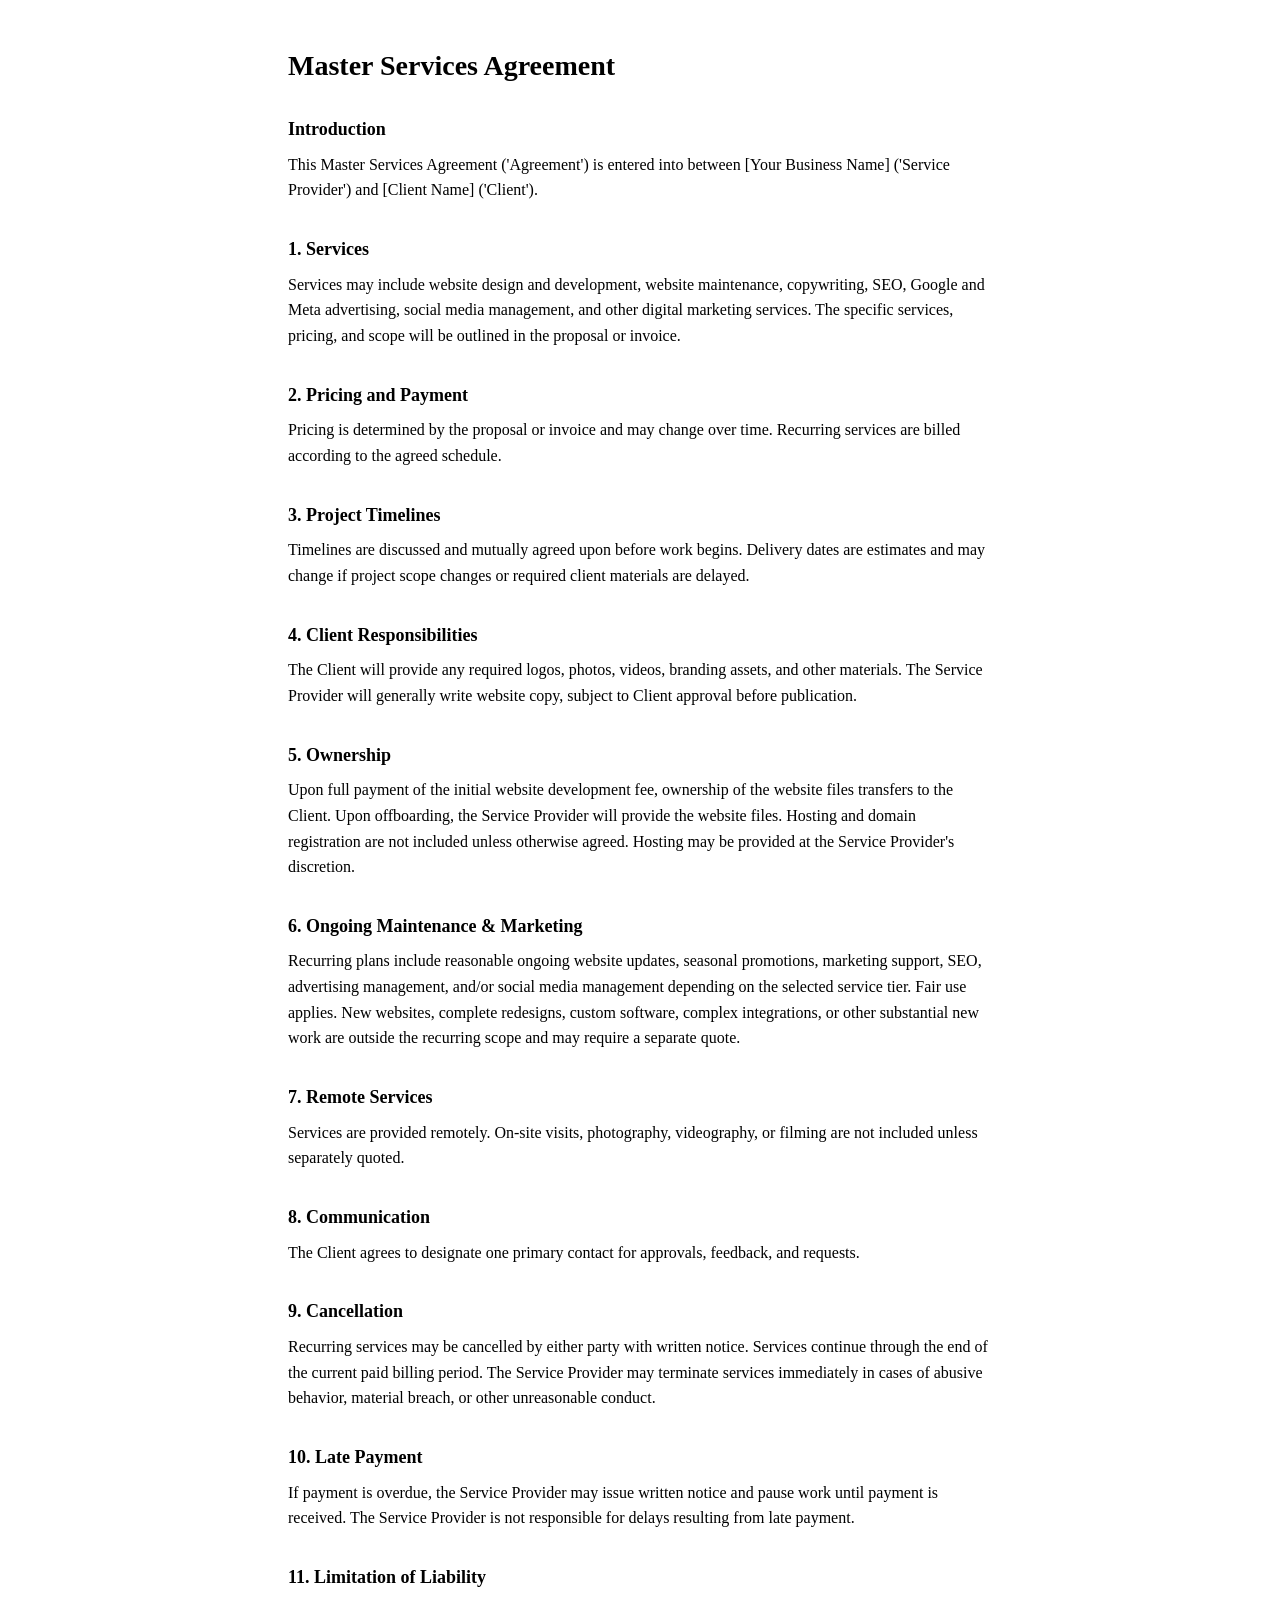
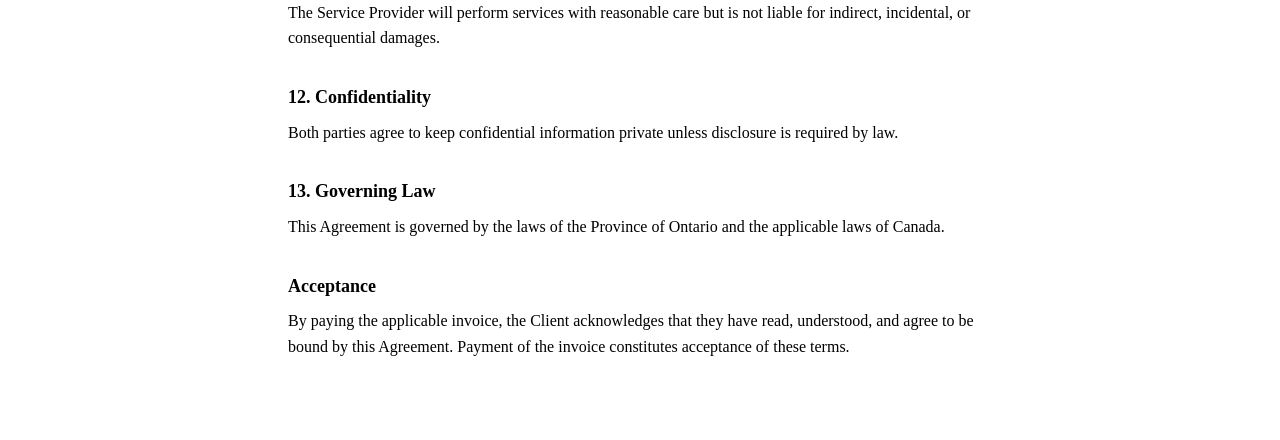
<file: index.html>
<!doctype html>
<html lang="en">
<head>
  <meta charset="utf-8">
  <meta name="viewport" content="width=device-width, initial-scale=1">
  <title>Master Services Agreement — Sol Studio</title>
  <meta name="description" content="Master Services Agreement for Sol Studio services.">
  <meta name="robots" content="noindex">
  <!-- Deliberately unthemed (operator instruction): standalone legal page,
       plain black on white, no shared css/js. Content transcribed verbatim
       from Master_Services_Agreement.pdf — do not edit without the operator. -->
  <style>
    body{margin:0;background:white;color:black;
      font-family:Georgia, "Times New Roman", serif;line-height:1.6}
    main{max-width:44rem;margin:0 auto;padding:3rem 1.25rem 4rem}
    h1{font-size:1.75rem;line-height:1.25;margin:0 0 .25rem}
    .doc-sub{font-style:italic;margin:0 0 2rem}
    h2{font-size:1.125rem;margin:2rem 0 .5rem}
    p{margin:0 0 1rem}
    @media print{main{padding:0}}
  </style>
</head>
<body>
  <main>
    <h1>Master Services Agreement</h1>
    <p class="doc-sub"></p>

    <h2>Introduction</h2>
    <p>This Master Services Agreement ('Agreement') is entered into between [Your Business Name] ('Service Provider') and [Client Name] ('Client').</p>

    <h2>1. Services</h2>
    <p>Services may include website design and development, website maintenance, copywriting, SEO, Google and Meta advertising, social media management, and other digital marketing services. The specific services, pricing, and scope will be outlined in the proposal or invoice.</p>

    <h2>2. Pricing and Payment</h2>
    <p>Pricing is determined by the proposal or invoice and may change over time. Recurring services are billed according to the agreed schedule.</p>

    <h2>3. Project Timelines</h2>
    <p>Timelines are discussed and mutually agreed upon before work begins. Delivery dates are estimates and may change if project scope changes or required client materials are delayed.</p>

    <h2>4. Client Responsibilities</h2>
    <p>The Client will provide any required logos, photos, videos, branding assets, and other materials. The Service Provider will generally write website copy, subject to Client approval before publication.</p>

    <h2>5. Ownership</h2>
    <p>Upon full payment of the initial website development fee, ownership of the website files transfers to the Client. Upon offboarding, the Service Provider will provide the website files. Hosting and domain registration are not included unless otherwise agreed. Hosting may be provided at the Service Provider's discretion.</p>

    <h2>6. Ongoing Maintenance &amp; Marketing</h2>
    <p>Recurring plans include reasonable ongoing website updates, seasonal promotions, marketing support, SEO, advertising management, and/or social media management depending on the selected service tier. Fair use applies. New websites, complete redesigns, custom software, complex integrations, or other substantial new work are outside the recurring scope and may require a separate quote.</p>

    <h2>7. Remote Services</h2>
    <p>Services are provided remotely. On-site visits, photography, videography, or filming are not included unless separately quoted.</p>

    <h2>8. Communication</h2>
    <p>The Client agrees to designate one primary contact for approvals, feedback, and requests.</p>

    <h2>9. Cancellation</h2>
    <p>Recurring services may be cancelled by either party with written notice. Services continue through the end of the current paid billing period. The Service Provider may terminate services immediately in cases of abusive behavior, material breach, or other unreasonable conduct.</p>

    <h2>10. Late Payment</h2>
    <p>If payment is overdue, the Service Provider may issue written notice and pause work until payment is received. The Service Provider is not responsible for delays resulting from late payment.</p>

    <h2>11. Limitation of Liability</h2>
    <p>The Service Provider will perform services with reasonable care but is not liable for indirect, incidental, or consequential damages.</p>

    <h2>12. Confidentiality</h2>
    <p>Both parties agree to keep confidential information private unless disclosure is required by law.</p>

    <h2>13. Governing Law</h2>
    <p>This Agreement is governed by the laws of the Province of Ontario and the applicable laws of Canada.</p>

    <h2>Acceptance</h2>
    <p>By paying the applicable invoice, the Client acknowledges that they have read, understood, and agree to be bound by this Agreement. Payment of the invoice constitutes acceptance of these terms.</p>
  </main>
</body>
</html>
</file>
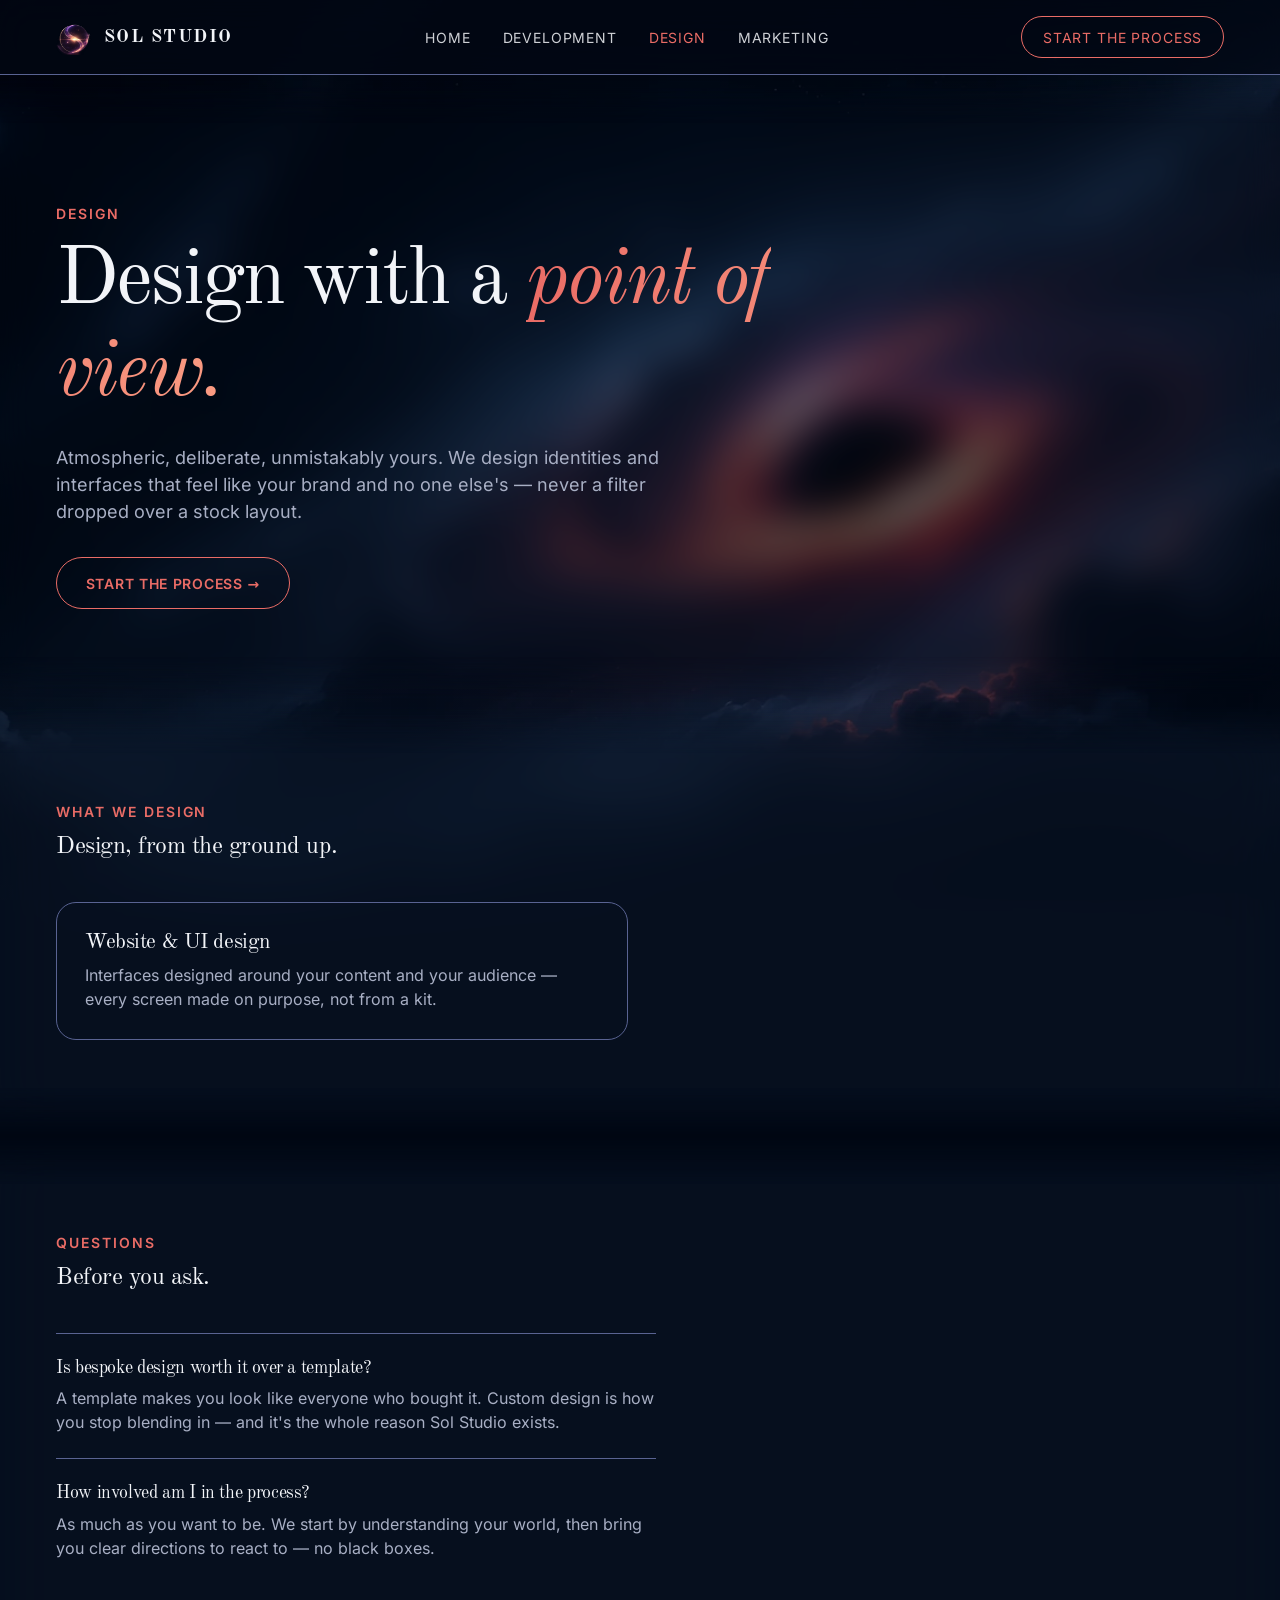
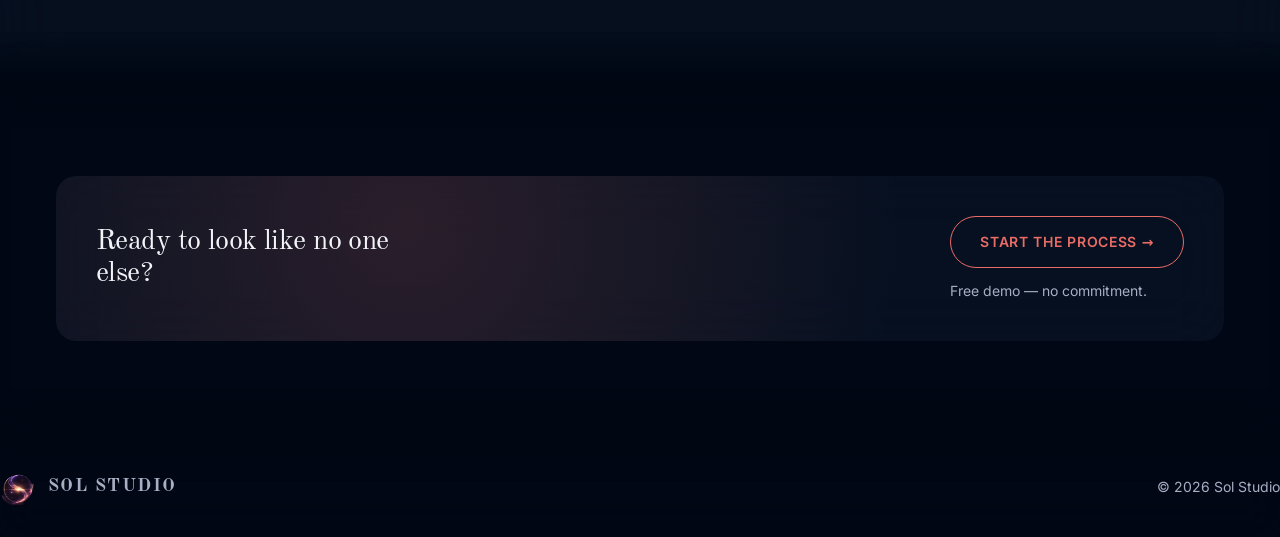
<file: design/index.html>
<!doctype html>
<html lang="en">
<head>
  <meta charset="utf-8">
  <meta name="viewport" content="width=device-width, initial-scale=1">
  <title>Design — Sol Studio</title>
  <meta name="description" content="Identity and interfaces with a point of view — atmospheric, deliberate, unmistakably yours. Sol Studio designs brands and websites from scratch. Book a free demo.">
  <link rel="stylesheet" href="../shared/tokens.css">
  <link rel="stylesheet" href="../shared/base.css">
  <link rel="stylesheet" href="style.css">
  <noscript><style>.nav-links{display:flex;flex-wrap:wrap}.nav-toggle{display:none}</style></noscript>
</head>
<body>
  <div class="site-backdrop" aria-hidden="true"><img src="../assets/images/hero-poster.webp" alt="" width="1440" height="810"></div>

  <header class="site-header">
    <div class="container">
      <a class="logo" href="../"><img src="../assets/images/logo-mark.webp" alt="" width="36" height="36">SOL STUDIO</a>
      <nav aria-label="Primary">
        <ul class="nav-links">
          <li><a href="../">Home</a></li>
          <li><a href="../dev/">Development</a></li>
          <li><a href="../design/" aria-current="page">Design</a></li>
          <li><a href="../market/">Marketing</a></li>
        </ul>
      </nav>
      <a class="nav-cta" href="../questionnaire/">Start the Process</a>
      <button class="nav-toggle" id="navToggle" aria-label="Open menu" aria-expanded="false">
        <span></span><span></span><span></span>
      </button>
    </div>
  </header>
  <div class="nav-overlay" id="navOverlay">
    <button class="nav-overlay-close" id="navClose" aria-label="Close menu">&times;</button>
    <a href="../">Home</a>
    <a href="../dev/">Development</a>
    <a href="../design/">Design</a>
    <a href="../market/">Marketing</a>
    <a class="btn-outline nav-cta" href="../questionnaire/">Start the Process</a>
  </div>

  <main>
    <section class="section page-hero" id="hero">
      <div class="container">
        <span class="eyebrow" data-animate>Design</span>
        <h1 data-animate>Design with a <span class="accent">point of view.</span></h1>
        <p class="lead" data-animate style="--stagger-i:1">Atmospheric, deliberate, unmistakably yours. We design identities and interfaces that feel like your brand and no one else's — never a filter dropped over a stock layout.</p>
        <a class="btn-outline" href="../questionnaire/" data-animate style="--stagger-i:2">Start the Process &rarr;</a>
      </div>
    </section>

    <section class="section section--surface" id="services">
      <div class="container">
        <span class="eyebrow" data-animate>What We Design</span>
        <h2 data-animate>Design, from the ground up.</h2>
        <div class="services-grid">
          <!-- unconfirmed services + work gallery omitted pending operator
               answers (QUESTIONS.md) — restore when confirmed -->
          <div class="service-item" data-animate>
            <h3>Website &amp; UI design</h3>
            <p>Interfaces designed around your content and your audience — every screen made on purpose, not from a kit.</p>
          </div>
        </div>
      </div>
    </section>

    <section class="section section--surface" id="faq">
      <div class="container">
        <span class="eyebrow" data-animate>Questions</span>
        <h2 data-animate>Before you ask.</h2>
        <div class="faq">
          <div class="faq-item" data-animate>
            <h3>Is bespoke design worth it over a template?</h3>
            <p>A template makes you look like everyone who bought it. Custom design is how you stop blending in — and it's the whole reason Sol Studio exists.</p>
          </div>
          <div class="faq-item" data-animate>
            <h3>How involved am I in the process?</h3>
            <p>As much as you want to be. We start by understanding your world, then bring you clear directions to react to — no black boxes.</p>
          </div>
        </div>
      </div>
    </section>

    <section class="section" id="cta">
      <div class="container">
        <div class="cta-band" data-animate>
          <h2>Ready to look like no one else?</h2>
          <div class="cta-actions">
            <a class="btn-outline" href="../questionnaire/">Start the Process &rarr;</a>
            <span class="hero-note">Free demo — no commitment.</span>
          </div>
        </div>
      </div>
    </section>
  </main>

  <footer class="site-footer">
    <a class="logo" href="../"><img src="../assets/images/logo-mark.webp" alt="" width="36" height="36">SOL STUDIO</a>
    <span>&copy; 2026 Sol Studio</span>
  </footer>

  <script src="../shared/main.js"></script>
  <script src="script.js"></script>
</body>
</html>
</file>
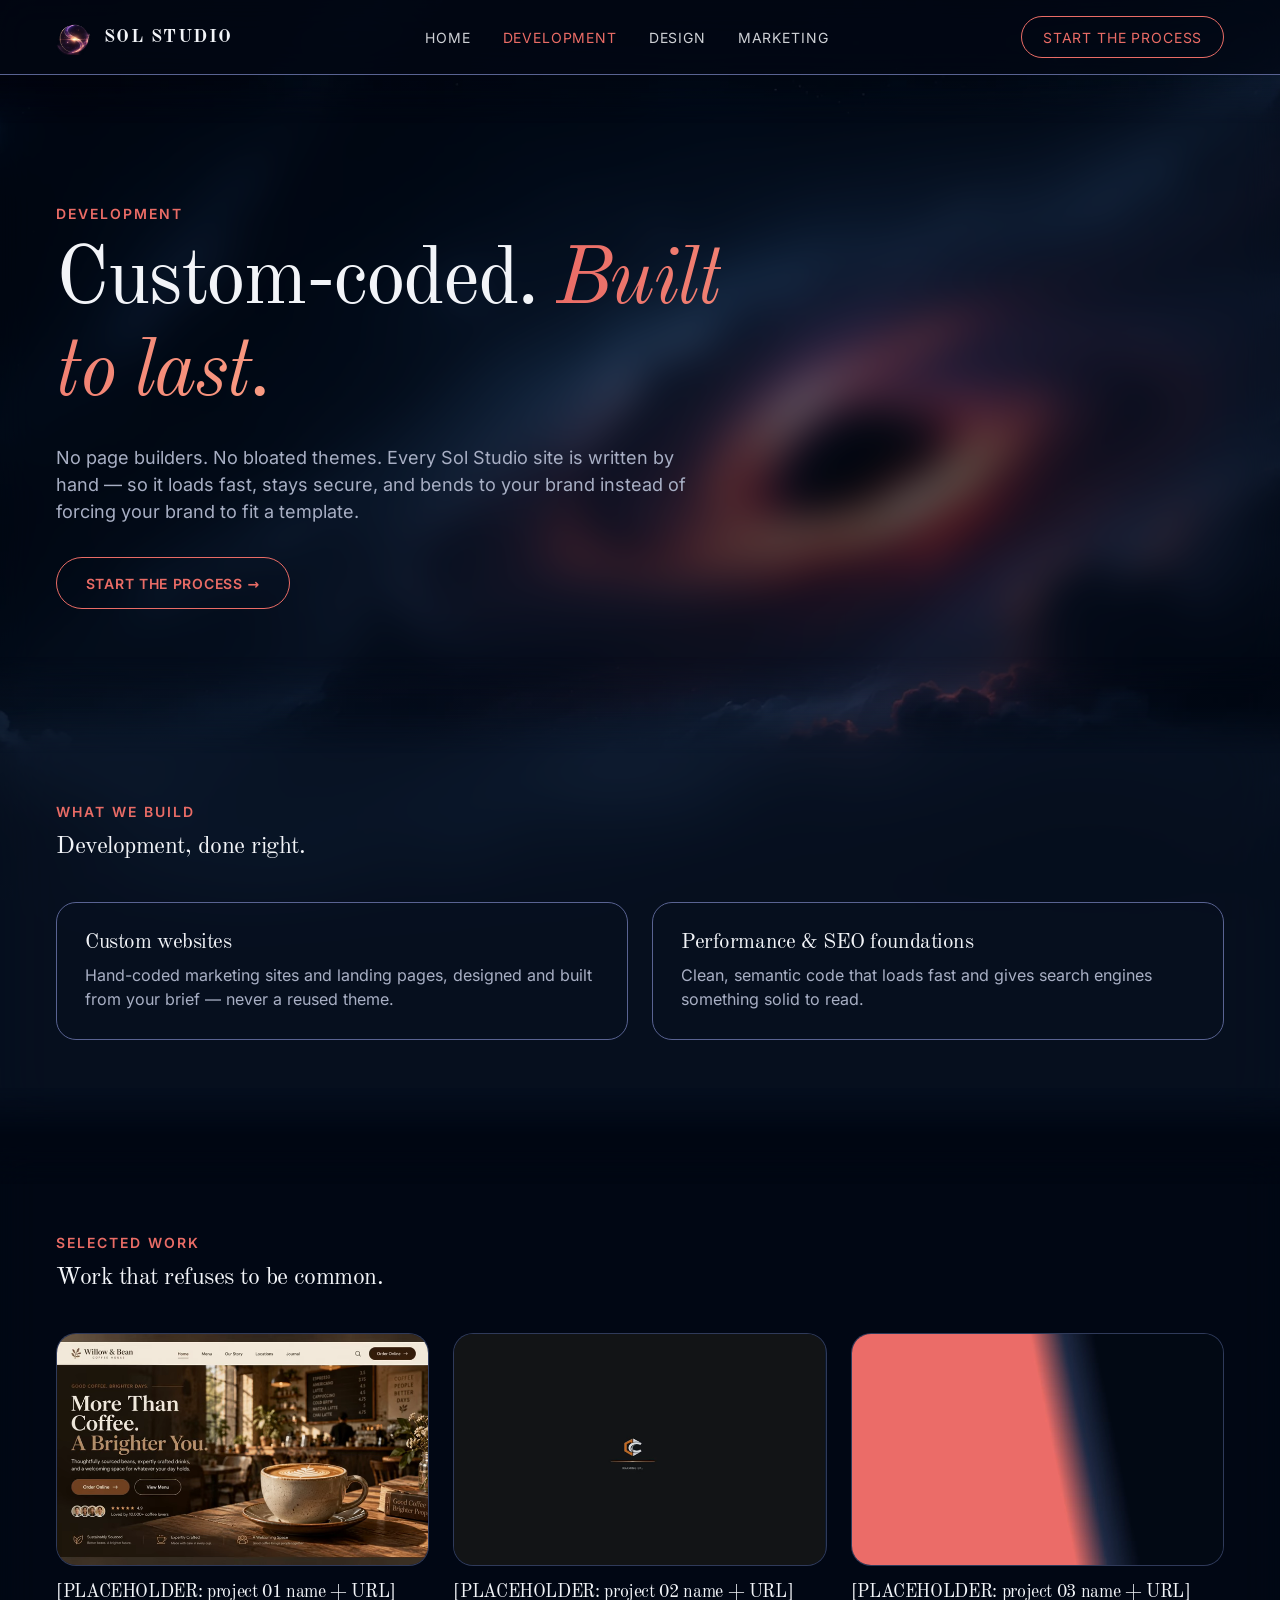
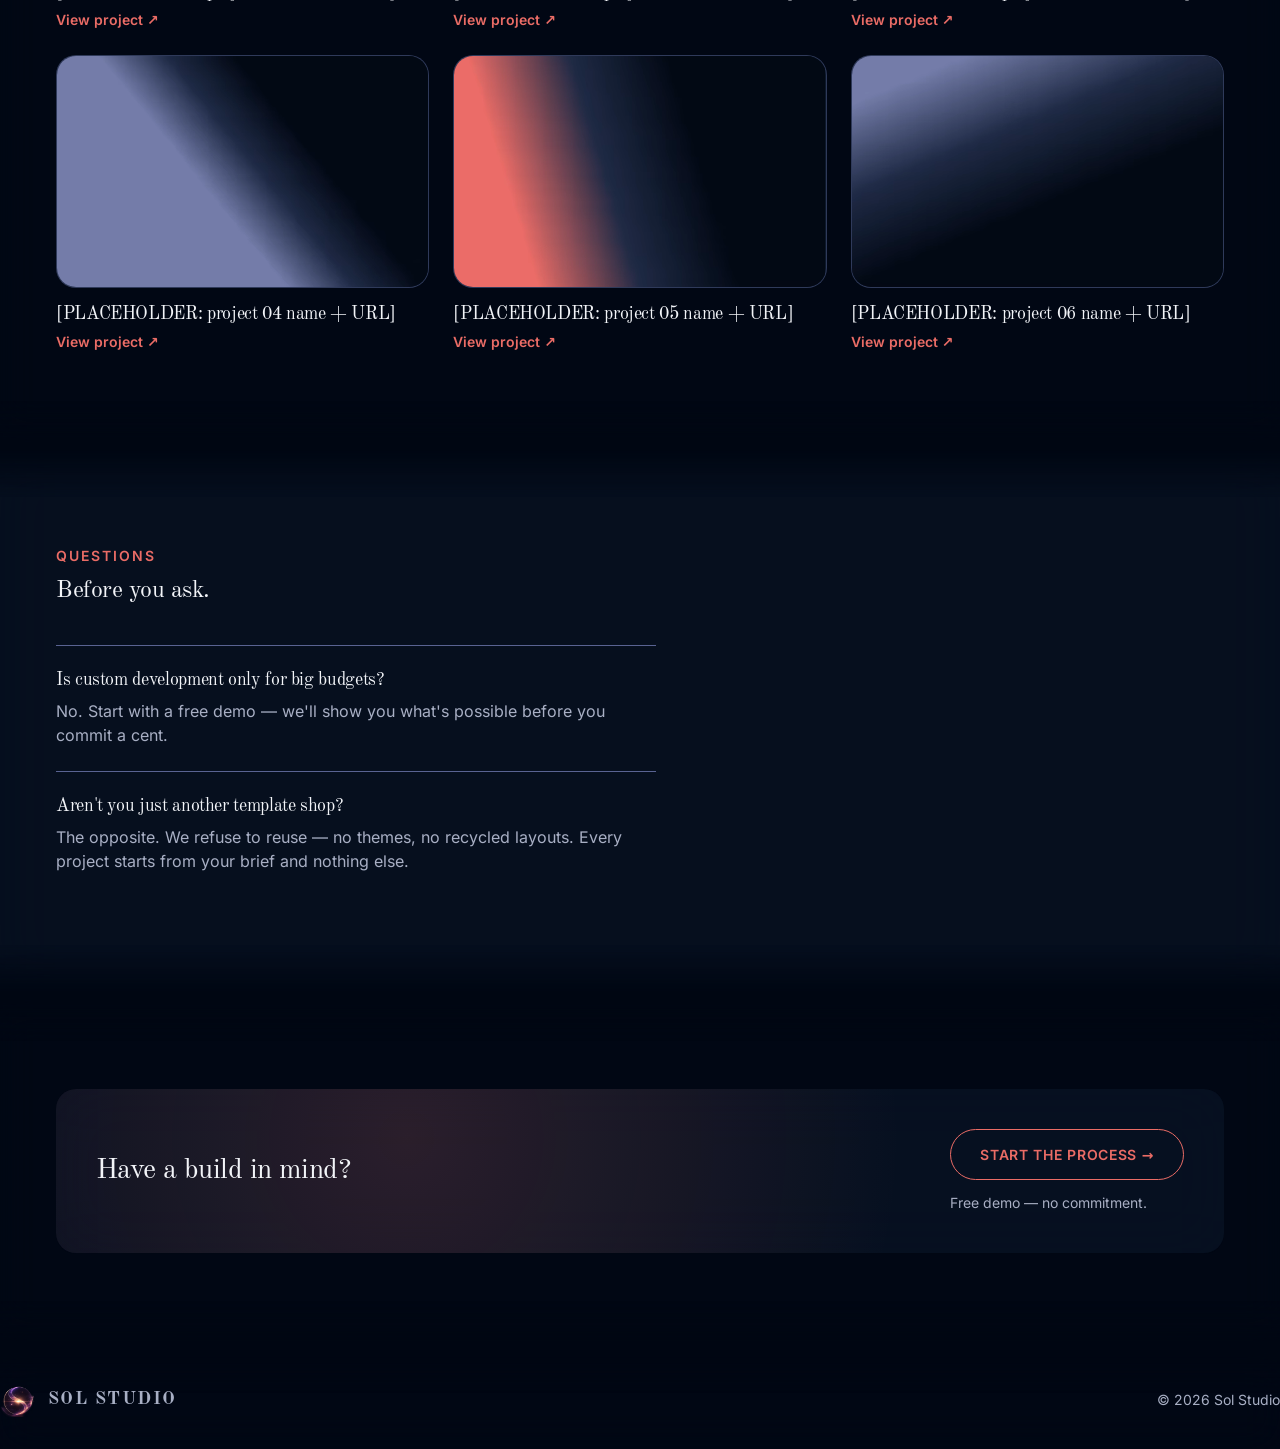
<file: dev/index.html>
<!doctype html>
<html lang="en">
<head>
  <meta charset="utf-8">
  <meta name="viewport" content="width=device-width, initial-scale=1">
  <title>Development — Sol Studio</title>
  <meta name="description" content="Custom-coded websites built by hand — fast, durable, and shaped to your brand. No page builders, no bloated themes. Book a free demo with Sol Studio.">
  <link rel="stylesheet" href="../shared/tokens.css">
  <link rel="stylesheet" href="../shared/base.css">
  <link rel="stylesheet" href="style.css">
  <noscript><style>.nav-links{display:flex;flex-wrap:wrap}.nav-toggle{display:none}</style></noscript>
</head>
<body>
  <div class="site-backdrop" aria-hidden="true"><img src="../assets/images/hero-poster.webp" alt="" width="1440" height="810"></div>

  <header class="site-header">
    <div class="container">
      <a class="logo" href="../"><img src="../assets/images/logo-mark.webp" alt="" width="36" height="36">SOL STUDIO</a>
      <nav aria-label="Primary">
        <ul class="nav-links">
          <li><a href="../">Home</a></li>
          <li><a href="../dev/" aria-current="page">Development</a></li>
          <li><a href="../design/">Design</a></li>
          <li><a href="../market/">Marketing</a></li>
        </ul>
      </nav>
      <a class="nav-cta" href="../questionnaire/">Start the Process</a>
      <button class="nav-toggle" id="navToggle" aria-label="Open menu" aria-expanded="false">
        <span></span><span></span><span></span>
      </button>
    </div>
  </header>
  <div class="nav-overlay" id="navOverlay">
    <button class="nav-overlay-close" id="navClose" aria-label="Close menu">&times;</button>
    <a href="../">Home</a>
    <a href="../dev/">Development</a>
    <a href="../design/">Design</a>
    <a href="../market/">Marketing</a>
    <a class="btn-outline nav-cta" href="../questionnaire/">Start the Process</a>
  </div>

  <main>
    <section class="section page-hero" id="hero">
      <div class="container">
        <span class="eyebrow" data-animate>Development</span>
        <h1 data-animate>Custom-coded. <span class="accent">Built to last.</span></h1>
        <p class="lead" data-animate style="--stagger-i:1">No page builders. No bloated themes. Every Sol Studio site is written by hand — so it loads fast, stays secure, and bends to your brand instead of forcing your brand to fit a template.</p>
        <a class="btn-outline" href="../questionnaire/" data-animate style="--stagger-i:2">Start the Process &rarr;</a>
      </div>
    </section>

    <section class="section section--surface" id="services">
      <div class="container">
        <span class="eyebrow" data-animate>What We Build</span>
        <h2 data-animate>Development, done right.</h2>
        <div class="services-grid">
          <!-- unconfirmed services + work gallery omitted pending operator
               answers (QUESTIONS.md) — restore when confirmed -->
          <div class="service-item" data-animate>
            <h3>Custom websites</h3>
            <p>Hand-coded marketing sites and landing pages, designed and built from your brief — never a reused theme.</p>
          </div>
          <div class="service-item" data-animate style="--stagger-i:1">
            <h3>Performance &amp; SEO foundations</h3>
            <p>Clean, semantic code that loads fast and gives search engines something solid to read.</p>
          </div>
        </div>
      </div>
    </section>

    <!-- portfolio: looping-video project cards (media via system/scripts/encode-card-loops.sh) -->
    <section class="section section--portfolio" id="portfolio">
      <div class="container">
        <span class="eyebrow" data-animate>Selected Work</span>
        <h2 data-animate>Work that refuses to be common.</h2>
        <div class="work-grid">
          <a class="work-card" href="#" target="_blank" rel="noopener" data-animate style="--stagger-i:0">
            <div class="work-card__media">
              <video data-card-loop muted loop playsinline preload="none" width="800" height="500" aria-hidden="true" poster="../assets/images/portfolio-01-poster.webp">
                <source src="../assets/video/portfolio-01.webm" type="video/webm">
                <source src="../assets/video/portfolio-01.mp4" type="video/mp4">
              </video>
            </div>
            <h3 class="work-card__title">[PLACEHOLDER: project 01 name + URL]</h3>
            <span class="work-card__go">View project <span aria-hidden="true">&#8599;</span><span class="sr-only"> (opens in a new tab)</span></span>
          </a>
          <a class="work-card" href="#" target="_blank" rel="noopener" data-animate style="--stagger-i:1">
            <div class="work-card__media">
              <video data-card-loop muted loop playsinline preload="none" width="800" height="500" aria-hidden="true" poster="../assets/images/portfolio-02-poster.webp">
                <source src="../assets/video/portfolio-02.webm" type="video/webm">
                <source src="../assets/video/portfolio-02.mp4" type="video/mp4">
              </video>
            </div>
            <h3 class="work-card__title">[PLACEHOLDER: project 02 name + URL]</h3>
            <span class="work-card__go">View project <span aria-hidden="true">&#8599;</span><span class="sr-only"> (opens in a new tab)</span></span>
          </a>
          <a class="work-card" href="#" target="_blank" rel="noopener" data-animate style="--stagger-i:2">
            <div class="work-card__media">
              <video data-card-loop muted loop playsinline preload="none" width="800" height="500" aria-hidden="true" poster="../assets/images/portfolio-03-poster.webp">
                <source src="../assets/video/portfolio-03.webm" type="video/webm">
                <source src="../assets/video/portfolio-03.mp4" type="video/mp4">
              </video>
            </div>
            <h3 class="work-card__title">[PLACEHOLDER: project 03 name + URL]</h3>
            <span class="work-card__go">View project <span aria-hidden="true">&#8599;</span><span class="sr-only"> (opens in a new tab)</span></span>
          </a>
          <a class="work-card" href="#" target="_blank" rel="noopener" data-animate style="--stagger-i:3">
            <div class="work-card__media">
              <video data-card-loop muted loop playsinline preload="none" width="800" height="500" aria-hidden="true" poster="../assets/images/portfolio-04-poster.webp">
                <source src="../assets/video/portfolio-04.webm" type="video/webm">
                <source src="../assets/video/portfolio-04.mp4" type="video/mp4">
              </video>
            </div>
            <h3 class="work-card__title">[PLACEHOLDER: project 04 name + URL]</h3>
            <span class="work-card__go">View project <span aria-hidden="true">&#8599;</span><span class="sr-only"> (opens in a new tab)</span></span>
          </a>
          <a class="work-card" href="#" target="_blank" rel="noopener" data-animate style="--stagger-i:4">
            <div class="work-card__media">
              <video data-card-loop muted loop playsinline preload="none" width="800" height="500" aria-hidden="true" poster="../assets/images/portfolio-05-poster.webp">
                <source src="../assets/video/portfolio-05.webm" type="video/webm">
                <source src="../assets/video/portfolio-05.mp4" type="video/mp4">
              </video>
            </div>
            <h3 class="work-card__title">[PLACEHOLDER: project 05 name + URL]</h3>
            <span class="work-card__go">View project <span aria-hidden="true">&#8599;</span><span class="sr-only"> (opens in a new tab)</span></span>
          </a>
          <a class="work-card" href="#" target="_blank" rel="noopener" data-animate style="--stagger-i:5">
            <div class="work-card__media">
              <video data-card-loop muted loop playsinline preload="none" width="800" height="500" aria-hidden="true" poster="../assets/images/portfolio-06-poster.webp">
                <source src="../assets/video/portfolio-06.webm" type="video/webm">
                <source src="../assets/video/portfolio-06.mp4" type="video/mp4">
              </video>
            </div>
            <h3 class="work-card__title">[PLACEHOLDER: project 06 name + URL]</h3>
            <span class="work-card__go">View project <span aria-hidden="true">&#8599;</span><span class="sr-only"> (opens in a new tab)</span></span>
          </a>
        </div>
      </div>
    </section>

    <section class="section section--surface" id="faq">
      <div class="container">
        <span class="eyebrow" data-animate>Questions</span>
        <h2 data-animate>Before you ask.</h2>
        <div class="faq">
          <div class="faq-item" data-animate>
            <h3>Is custom development only for big budgets?</h3>
            <p>No. Start with a free demo — we'll show you what's possible before you commit a cent.</p>
          </div>
          <div class="faq-item" data-animate>
            <h3>Aren't you just another template shop?</h3>
            <p>The opposite. We refuse to reuse — no themes, no recycled layouts. Every project starts from your brief and nothing else.</p>
          </div>
        </div>
      </div>
    </section>

    <section class="section" id="cta">
      <div class="container">
        <div class="cta-band" data-animate>
          <h2>Have a build in mind?</h2>
          <div class="cta-actions">
            <a class="btn-outline" href="../questionnaire/">Start the Process &rarr;</a>
            <span class="hero-note">Free demo — no commitment.</span>
          </div>
        </div>
      </div>
    </section>
  </main>

  <footer class="site-footer">
    <a class="logo" href="../"><img src="../assets/images/logo-mark.webp" alt="" width="36" height="36">SOL STUDIO</a>
    <span>&copy; 2026 Sol Studio</span>
  </footer>

  <script src="../shared/main.js"></script>
  <script src="script.js"></script>
</body>
</html>
</file>
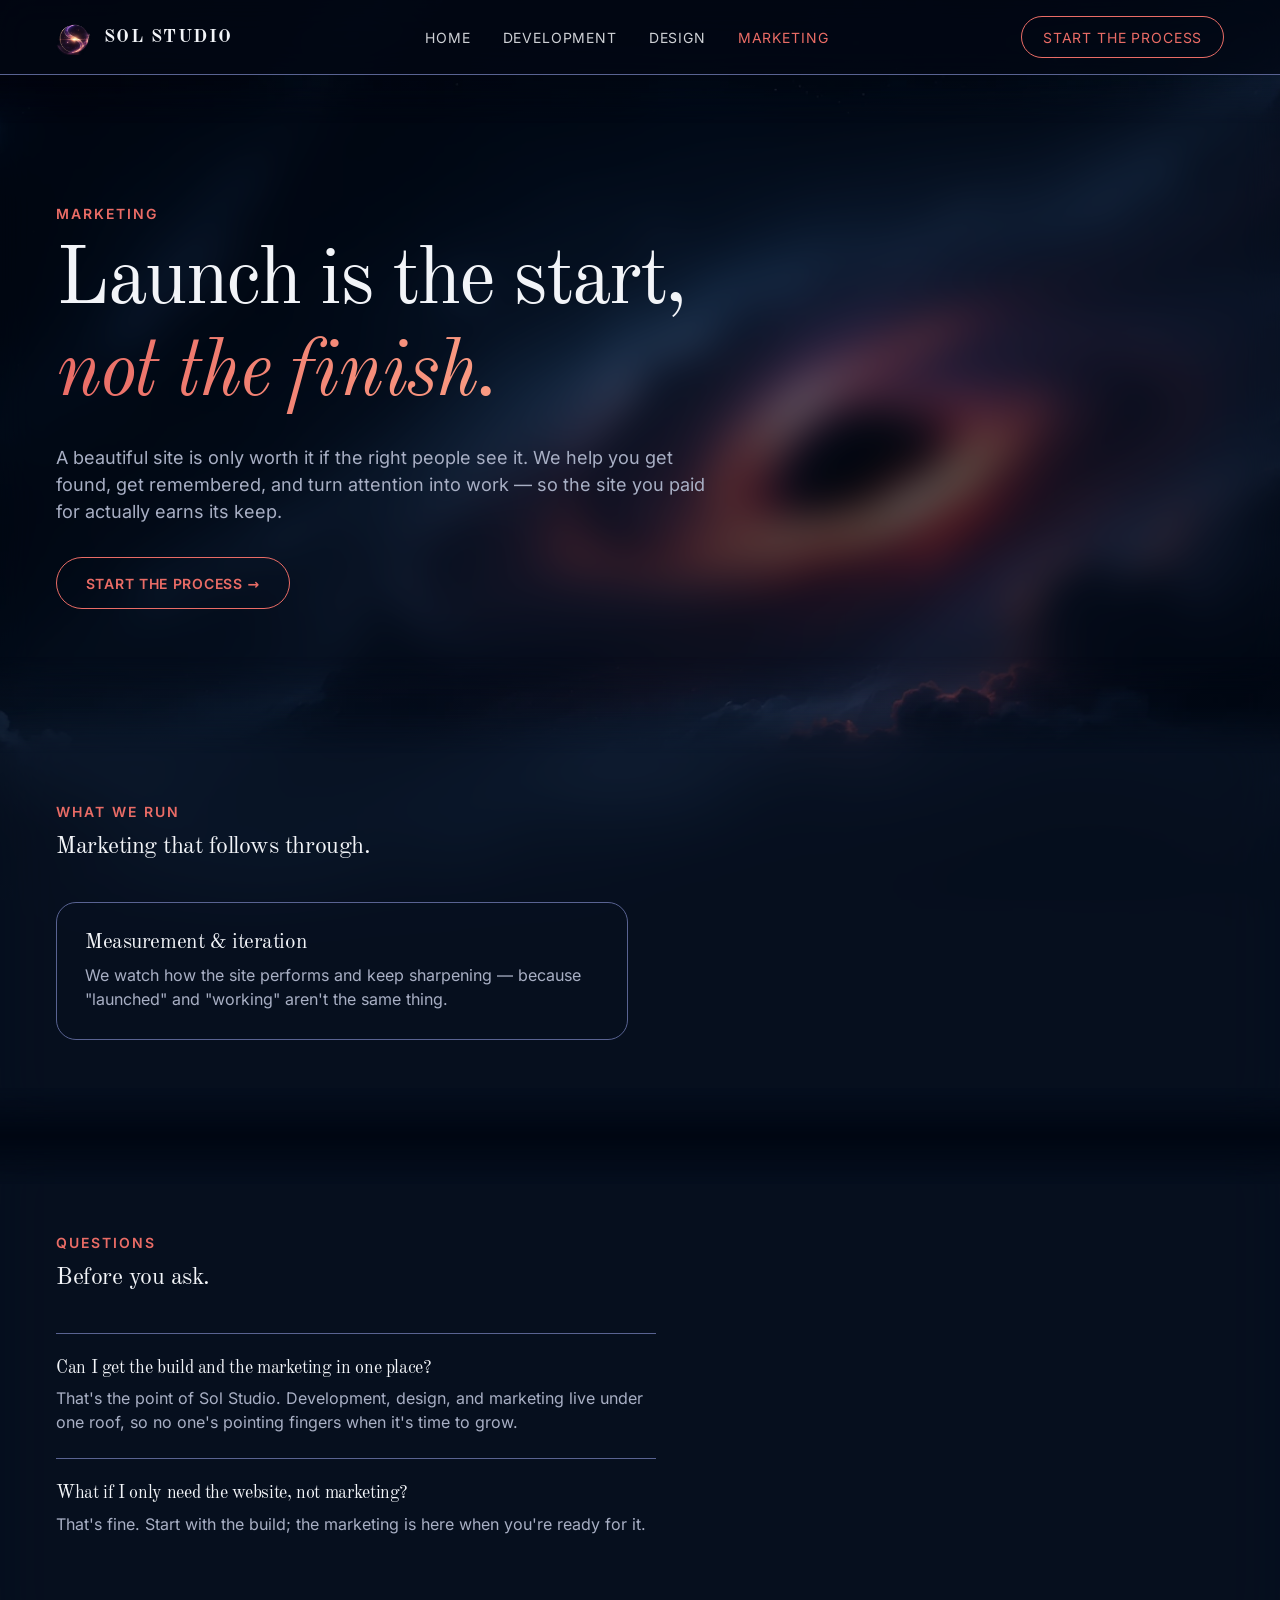
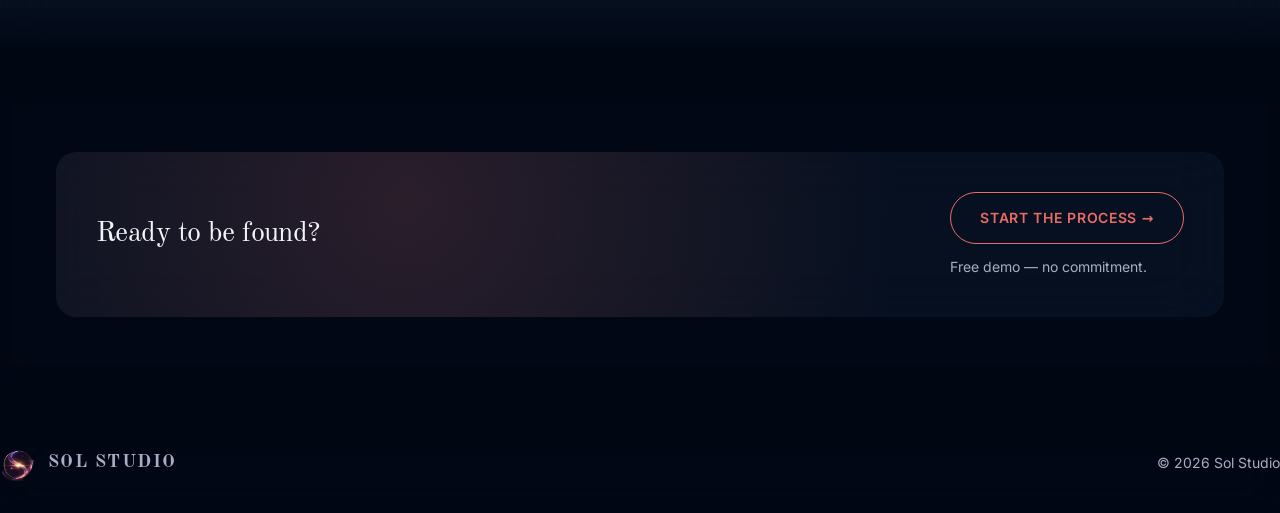
<file: market/index.html>
<!doctype html>
<html lang="en">
<head>
  <meta charset="utf-8">
  <meta name="viewport" content="width=device-width, initial-scale=1">
  <title>Marketing — Sol Studio</title>
  <meta name="description" content="Launch is the start, not the finish. Sol Studio helps the right people find you and stay — so your custom site actually earns its keep. Book a free demo.">
  <link rel="stylesheet" href="../shared/tokens.css">
  <link rel="stylesheet" href="../shared/base.css">
  <link rel="stylesheet" href="style.css">
  <noscript><style>.nav-links{display:flex;flex-wrap:wrap}.nav-toggle{display:none}</style></noscript>
</head>
<body>
  <div class="site-backdrop" aria-hidden="true"><img src="../assets/images/hero-poster.webp" alt="" width="1440" height="810"></div>

  <header class="site-header">
    <div class="container">
      <a class="logo" href="../"><img src="../assets/images/logo-mark.webp" alt="" width="36" height="36">SOL STUDIO</a>
      <nav aria-label="Primary">
        <ul class="nav-links">
          <li><a href="../">Home</a></li>
          <li><a href="../dev/">Development</a></li>
          <li><a href="../design/">Design</a></li>
          <li><a href="../market/" aria-current="page">Marketing</a></li>
        </ul>
      </nav>
      <a class="nav-cta" href="../questionnaire/">Start the Process</a>
      <button class="nav-toggle" id="navToggle" aria-label="Open menu" aria-expanded="false">
        <span></span><span></span><span></span>
      </button>
    </div>
  </header>
  <div class="nav-overlay" id="navOverlay">
    <button class="nav-overlay-close" id="navClose" aria-label="Close menu">&times;</button>
    <a href="../">Home</a>
    <a href="../dev/">Development</a>
    <a href="../design/">Design</a>
    <a href="../market/">Marketing</a>
    <a class="btn-outline nav-cta" href="../questionnaire/">Start the Process</a>
  </div>

  <main>
    <section class="section page-hero" id="hero">
      <div class="container">
        <span class="eyebrow" data-animate>Marketing</span>
        <h1 data-animate>Launch is the start, <span class="accent">not the finish.</span></h1>
        <p class="lead" data-animate style="--stagger-i:1">A beautiful site is only worth it if the right people see it. We help you get found, get remembered, and turn attention into work — so the site you paid for actually earns its keep.</p>
        <a class="btn-outline" href="../questionnaire/" data-animate style="--stagger-i:2">Start the Process &rarr;</a>
      </div>
    </section>

    <section class="section section--surface" id="services">
      <div class="container">
        <span class="eyebrow" data-animate>What We Run</span>
        <h2 data-animate>Marketing that follows through.</h2>
        <div class="services-grid">
          <!-- unconfirmed services + results gallery omitted pending operator
               answers (QUESTIONS.md) — restore when confirmed; never invent metrics -->
          <div class="service-item" data-animate>
            <h3>Measurement &amp; iteration</h3>
            <p>We watch how the site performs and keep sharpening — because "launched" and "working" aren't the same thing.</p>
          </div>
        </div>
      </div>
    </section>

    <section class="section section--surface" id="faq">
      <div class="container">
        <span class="eyebrow" data-animate>Questions</span>
        <h2 data-animate>Before you ask.</h2>
        <div class="faq">
          <div class="faq-item" data-animate>
            <h3>Can I get the build and the marketing in one place?</h3>
            <p>That's the point of Sol Studio. Development, design, and marketing live under one roof, so no one's pointing fingers when it's time to grow.</p>
          </div>
          <div class="faq-item" data-animate>
            <h3>What if I only need the website, not marketing?</h3>
            <p>That's fine. Start with the build; the marketing is here when you're ready for it.</p>
          </div>
        </div>
      </div>
    </section>

    <section class="section" id="cta">
      <div class="container">
        <div class="cta-band" data-animate>
          <h2>Ready to be found?</h2>
          <div class="cta-actions">
            <a class="btn-outline" href="../questionnaire/">Start the Process &rarr;</a>
            <span class="hero-note">Free demo — no commitment.</span>
          </div>
        </div>
      </div>
    </section>
  </main>

  <footer class="site-footer">
    <a class="logo" href="../"><img src="../assets/images/logo-mark.webp" alt="" width="36" height="36">SOL STUDIO</a>
    <span>&copy; 2026 Sol Studio</span>
  </footer>

  <script src="../shared/main.js"></script>
  <script src="script.js"></script>
</body>
</html>
</file>
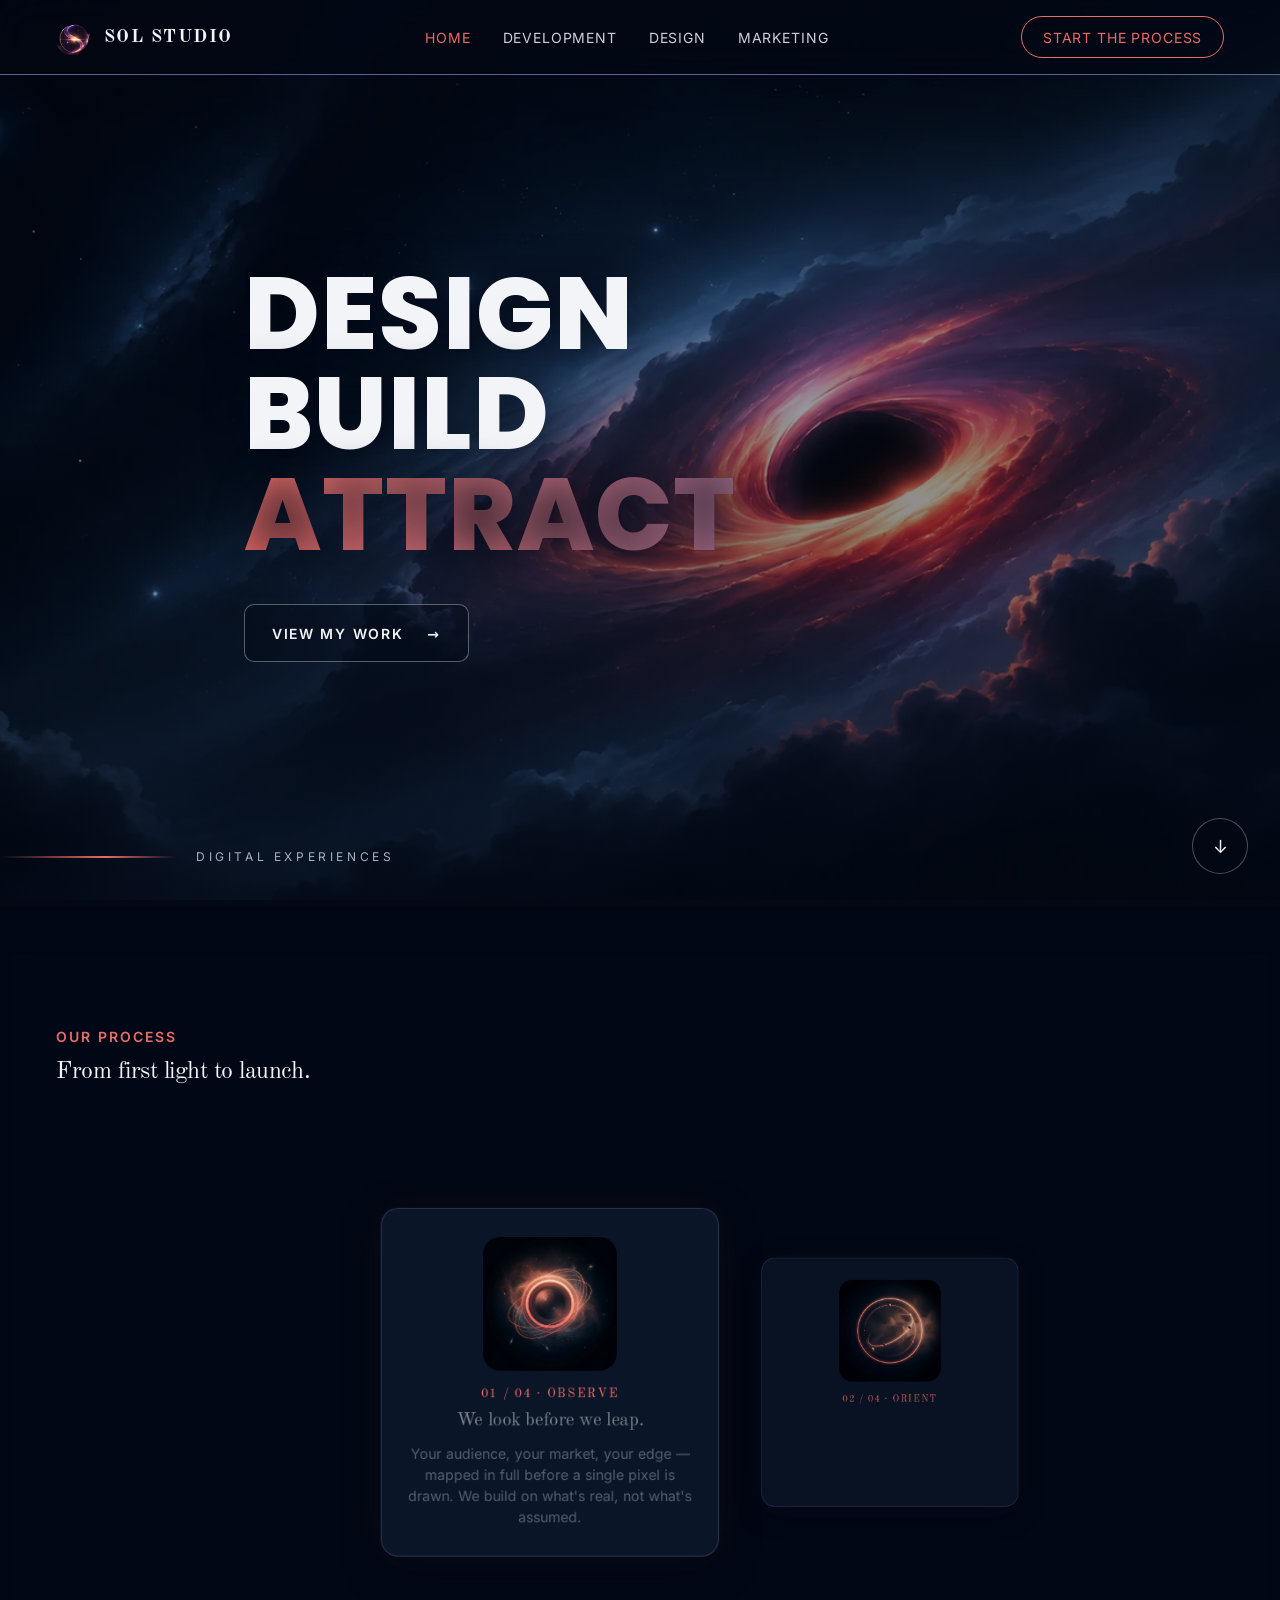
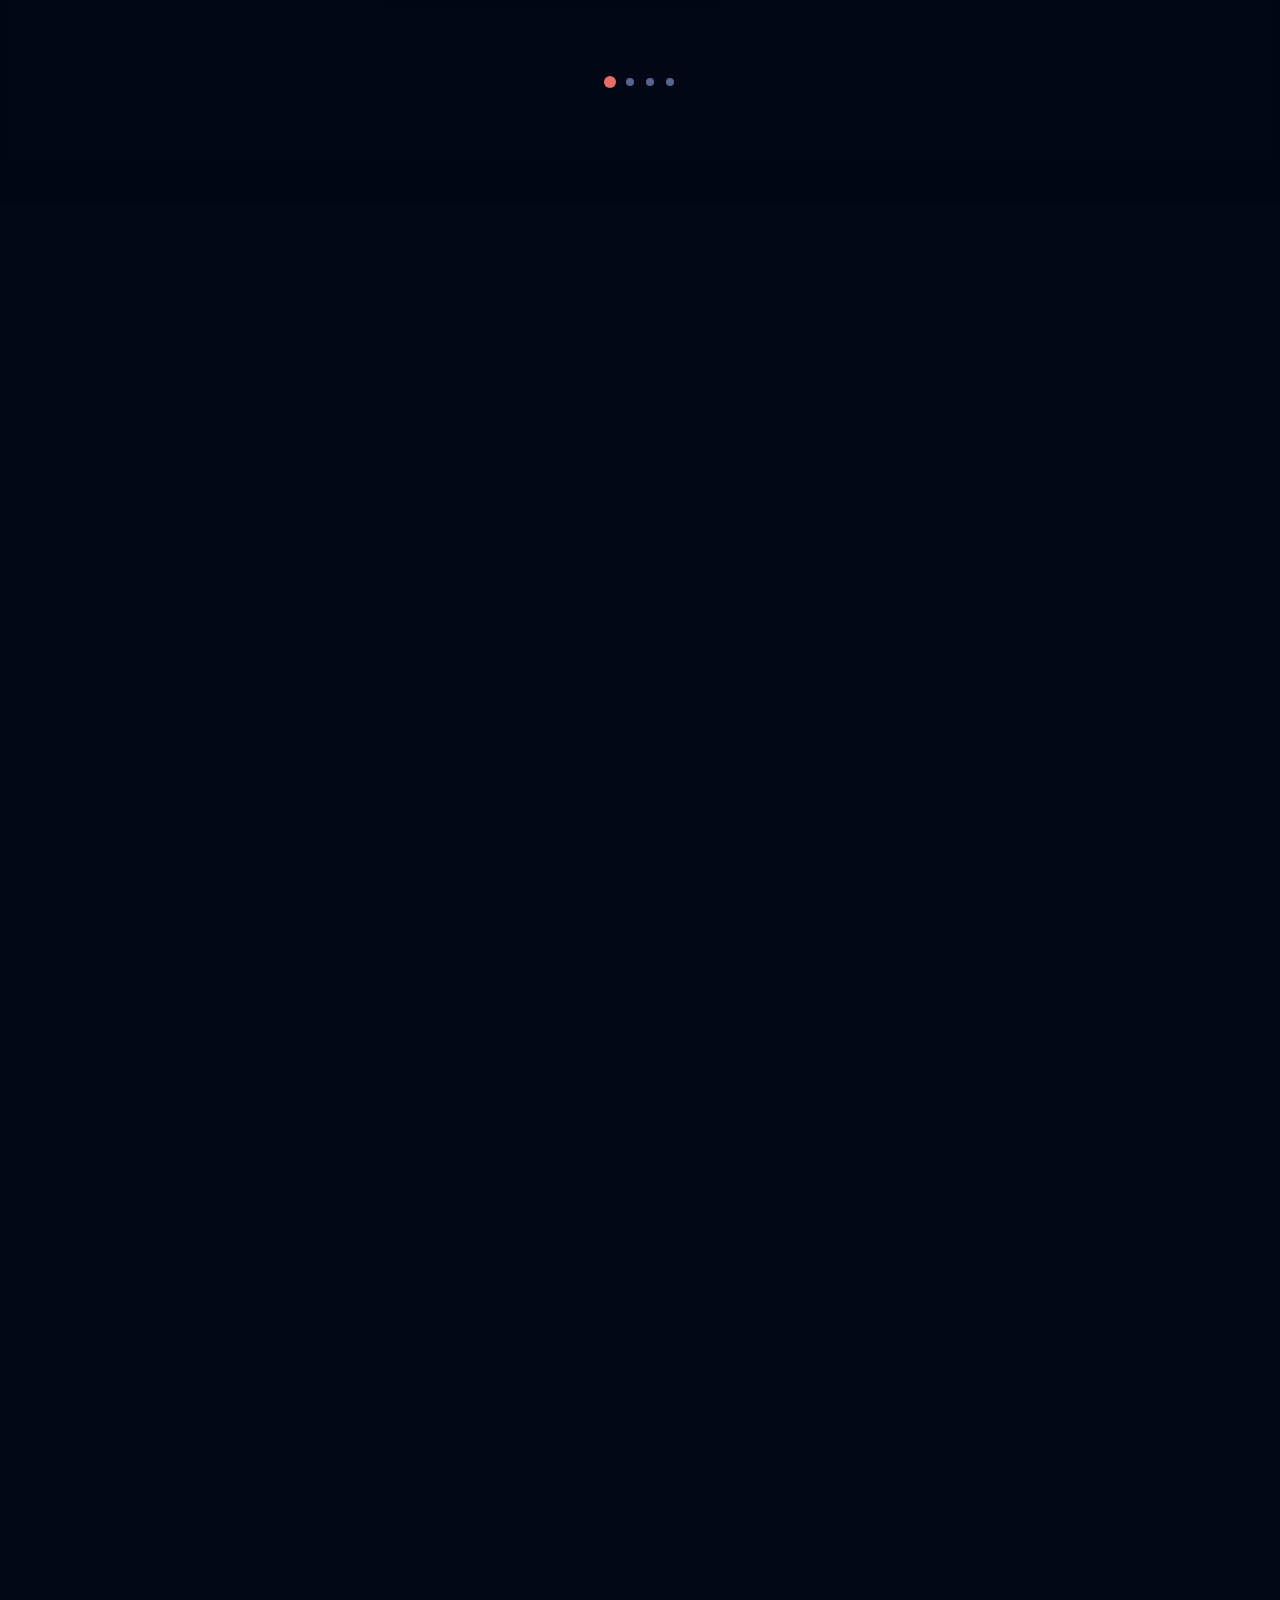
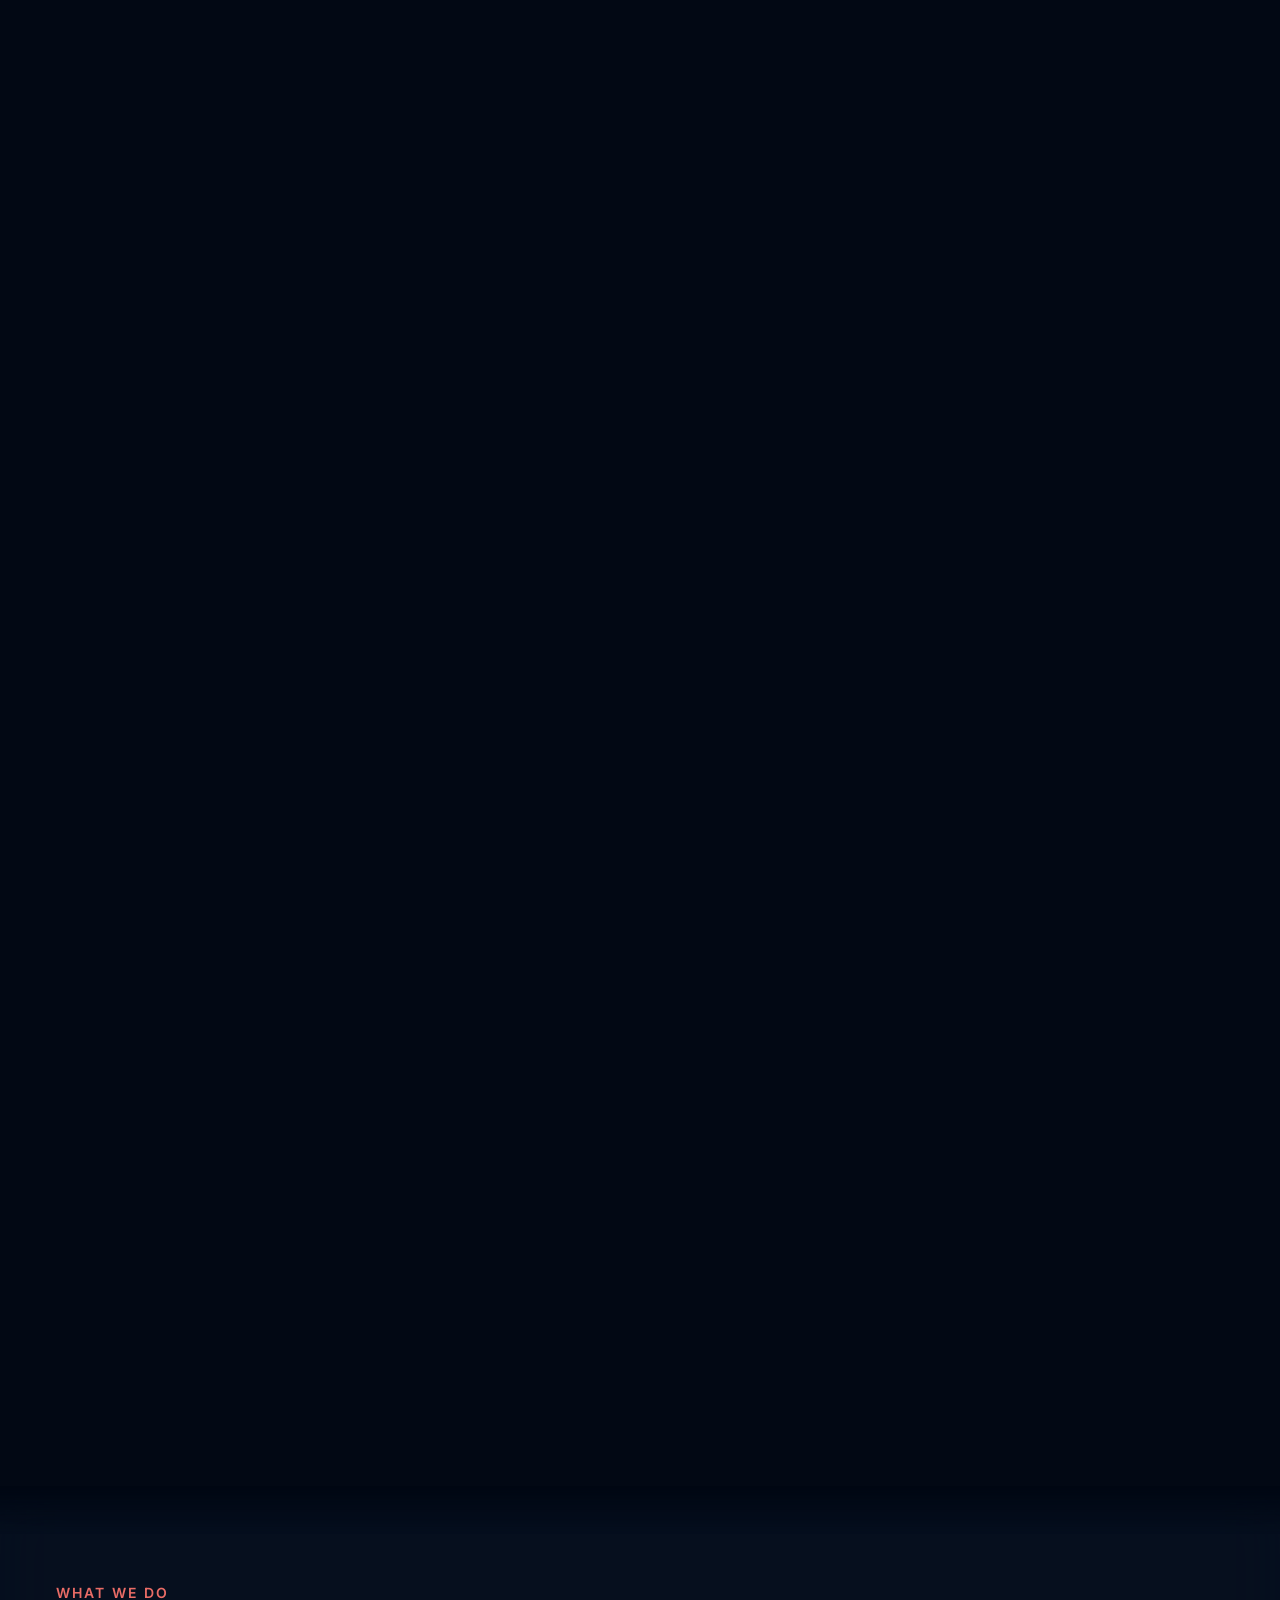
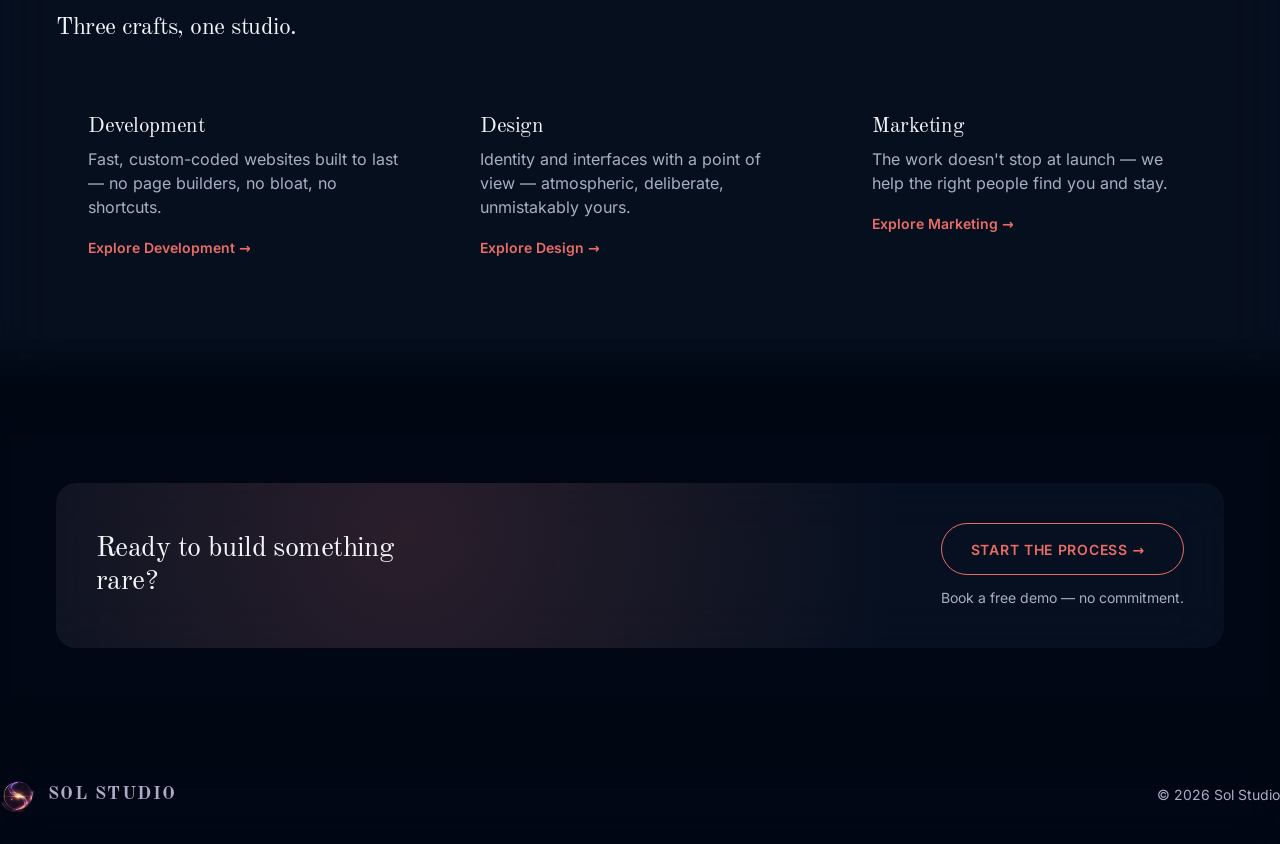
<file: output/index.html>
<!doctype html>
<html lang="en">
<head>
  <meta charset="utf-8">
  <meta name="viewport" content="width=device-width, initial-scale=1">
  <title>Sol Studio — Custom Websites, Design & Marketing</title>
  <meta name="description" content="Sol Studio builds custom websites from your brief — no templates, no two alike. Development, design, and marketing under one roof. Book a free demo.">
  <link rel="stylesheet" href="shared/tokens.css">
  <link rel="stylesheet" href="shared/base.css">
  <link rel="stylesheet" href="style.css">
  <link rel="preload" as="image" href="assets/images/hero-poster.webp">
  <noscript><style>.nav-links{display:flex;flex-wrap:wrap}.nav-toggle{display:none}</style></noscript>
</head>
<body>
  <!-- fixed cosmic backdrop: intro-loop hero video (intro plays once, hands
       off to the seamless loop; reduced-motion & autoplay-blocked → poster) -->
  <div class="site-backdrop" data-intro-loop aria-hidden="true">
    <video class="backdrop-media" data-il-loop muted playsinline preload="auto" loop>
      <source src="assets/video/hero-loop.mp4" type="video/mp4">
    </video>
    <video class="backdrop-media" data-il-intro muted playsinline preload="auto" autoplay
           poster="assets/images/hero-poster.webp">
      <source src="assets/video/hero-intro.mp4" type="video/mp4">
    </video>
  </div>

  <!-- ===== header (canonical — propagate edits to every page) ===== -->
  <header class="site-header">
    <div class="container">
      <a class="logo" href="index.html"><img src="assets/images/logo-mark.webp" alt="" width="36" height="36">SOL STUDIO</a>
      <nav aria-label="Primary">
        <ul class="nav-links">
          <li><a href="index.html" aria-current="page">Home</a></li>
          <li><a href="dev/">Development</a></li>
          <li><a href="design/">Design</a></li>
          <li><a href="market/">Marketing</a></li>
        </ul>
      </nav>
      <a class="nav-cta" href="questionnaire/">Start the Process</a>
      <button class="nav-toggle" id="navToggle" aria-label="Open menu" aria-expanded="false">
        <span></span><span></span><span></span>
      </button>
    </div>
  </header>
  <div class="nav-overlay" id="navOverlay">
    <button class="nav-overlay-close" id="navClose" aria-label="Close menu">&times;</button>
    <a href="index.html">Home</a>
    <a href="dev/">Development</a>
    <a href="design/">Design</a>
    <a href="market/">Marketing</a>
    <a class="btn-outline nav-cta" href="questionnaire/">Start the Process</a>
  </div>

  <main>
    <!-- ===== hero — cinematic launch, per the operator's reference mockup:
         stacked all-caps display headline (gradient last line), one button,
         tag bottom-left, scroll circle bottom-right. The video establishes
         the scene, then the elements fade in on a timed choreography (pure
         CSS, reduced-motion shows them instantly) ===== -->
    <section class="hero-block" id="hero">
      <div class="container">
        <h1 class="hero-title"><span class="line">Design</span><span class="line">Build</span><span class="line grad">Attract</span></h1>
        <div class="hero-actions">
          <a class="btn-hero" href="#pillars">View My Work <span class="arrow" aria-hidden="true">&rarr;</span></a>
        </div>
      </div>
      <div class="hero-tag" aria-hidden="true"><span class="tag-rule"></span>Digital Experiences</div>
      <a class="hero-scroll" href="#process" aria-label="Scroll to our process">&darr;</a>
    </section>

    <!-- ===== process — pinned magnetic dock (script.js slides the cards
         horizontally as you scroll: one full-size main card, neighbors
         squished small; falls back to a plain vertical list) ===== -->
    <section class="process-scroll" id="process" data-process-dock>
      <div class="process-stage">
        <div class="container">
          <span class="eyebrow">Our Process</span>
          <h2>From first light to launch.</h2>
          <div class="process-steps">
            <article class="process-step">
              <div class="process-media"><img src="assets/images/process-01.webp" alt="A glowing ringed lens gathering starlight" width="600" height="600" loading="lazy"></div>
              <div class="process-copy">
                <span class="process-index">01 / 04 · Observe</span>
                <h3>We look before we leap.</h3>
                <p>Your audience, your market, your edge — mapped in full before a single pixel is drawn. We build on what's real, not what's assumed.</p>
              </div>
            </article>
            <article class="process-step">
              <div class="process-media"><img src="assets/images/process-02.webp" alt="An orbital compass with planets aligning on a glowing orbit" width="600" height="600" loading="lazy"></div>
              <div class="process-copy">
                <span class="process-index">02 / 04 · Orient</span>
                <h3>We find your angle.</h3>
                <p>Everything we learn becomes a point of view — the positioning, the structure, and the story your site is going to tell.</p>
              </div>
            </article>
            <article class="process-step">
              <div class="process-media"><img src="assets/images/process-03.webp" alt="Light rays converging into one bright point" width="600" height="600" loading="lazy"></div>
              <div class="process-copy">
                <span class="process-index">03 / 04 · Decide</span>
                <h3>We commit to one direction.</h3>
                <p>Design, words, and motion — chosen on purpose, not by default. Nothing ships by accident.</p>
              </div>
            </article>
            <article class="process-step">
              <div class="process-media"><img src="assets/images/process-04.webp" alt="A spark rising on a launch trail from a glowing orbit ring" width="600" height="600" loading="lazy"></div>
              <div class="process-copy">
                <span class="process-index">04 / 04 · Act</span>
                <h3>We build, launch, and sharpen.</h3>
                <p>We ship the site, then measure how it performs and refine from there. Launch is the start, not the finish.</p>
              </div>
            </article>
          </div>
          <div class="process-dots" aria-hidden="true"><i></i><i></i><i></i><i></i></div>
        </div>
      </div>
    </section>

    <!-- ===== pillars ===== -->
    <section class="section section--surface" id="pillars">
      <div class="container">
        <span class="eyebrow" data-animate>What We Do</span>
        <h2 data-animate>Three crafts, one studio.</h2>
        <div class="pillars-grid">
          <a class="pillar-card" href="dev/" data-animate style="--stagger-i:0">
            <h3>Development</h3>
            <p>Fast, custom-coded websites built to last — no page builders, no bloat, no shortcuts.</p>
            <span class="go">Explore Development &rarr;</span>
          </a>
          <a class="pillar-card" href="design/" data-animate style="--stagger-i:1">
            <h3>Design</h3>
            <p>Identity and interfaces with a point of view — atmospheric, deliberate, unmistakably yours.</p>
            <span class="go">Explore Design &rarr;</span>
          </a>
          <a class="pillar-card" href="market/" data-animate style="--stagger-i:2">
            <h3>Marketing</h3>
            <p>The work doesn't stop at launch — we help the right people find you and stay.</p>
            <span class="go">Explore Marketing &rarr;</span>
          </a>
        </div>
      </div>
    </section>

    <!-- ===== cta ===== -->
    <section class="section" id="cta">
      <div class="container">
        <div class="cta-band" data-animate>
          <h2>Ready to build something rare?</h2>
          <div class="cta-actions">
            <a class="btn-outline" href="questionnaire/">Start the Process &rarr;</a>
            <span class="hero-note">Book a free demo — no commitment.</span>
          </div>
        </div>
      </div>
    </section>
  </main>

  <!-- ===== footer (canonical — propagate edits to every page) ===== -->
  <footer class="site-footer">
    <a class="logo" href="index.html"><img src="assets/images/logo-mark.webp" alt="" width="36" height="36">SOL STUDIO</a>
    <span>&copy; 2026 Sol Studio</span>
  </footer>

  <script src="shared/main.js"></script>
  <script src="script.js"></script>
</body>
</html>
</file>
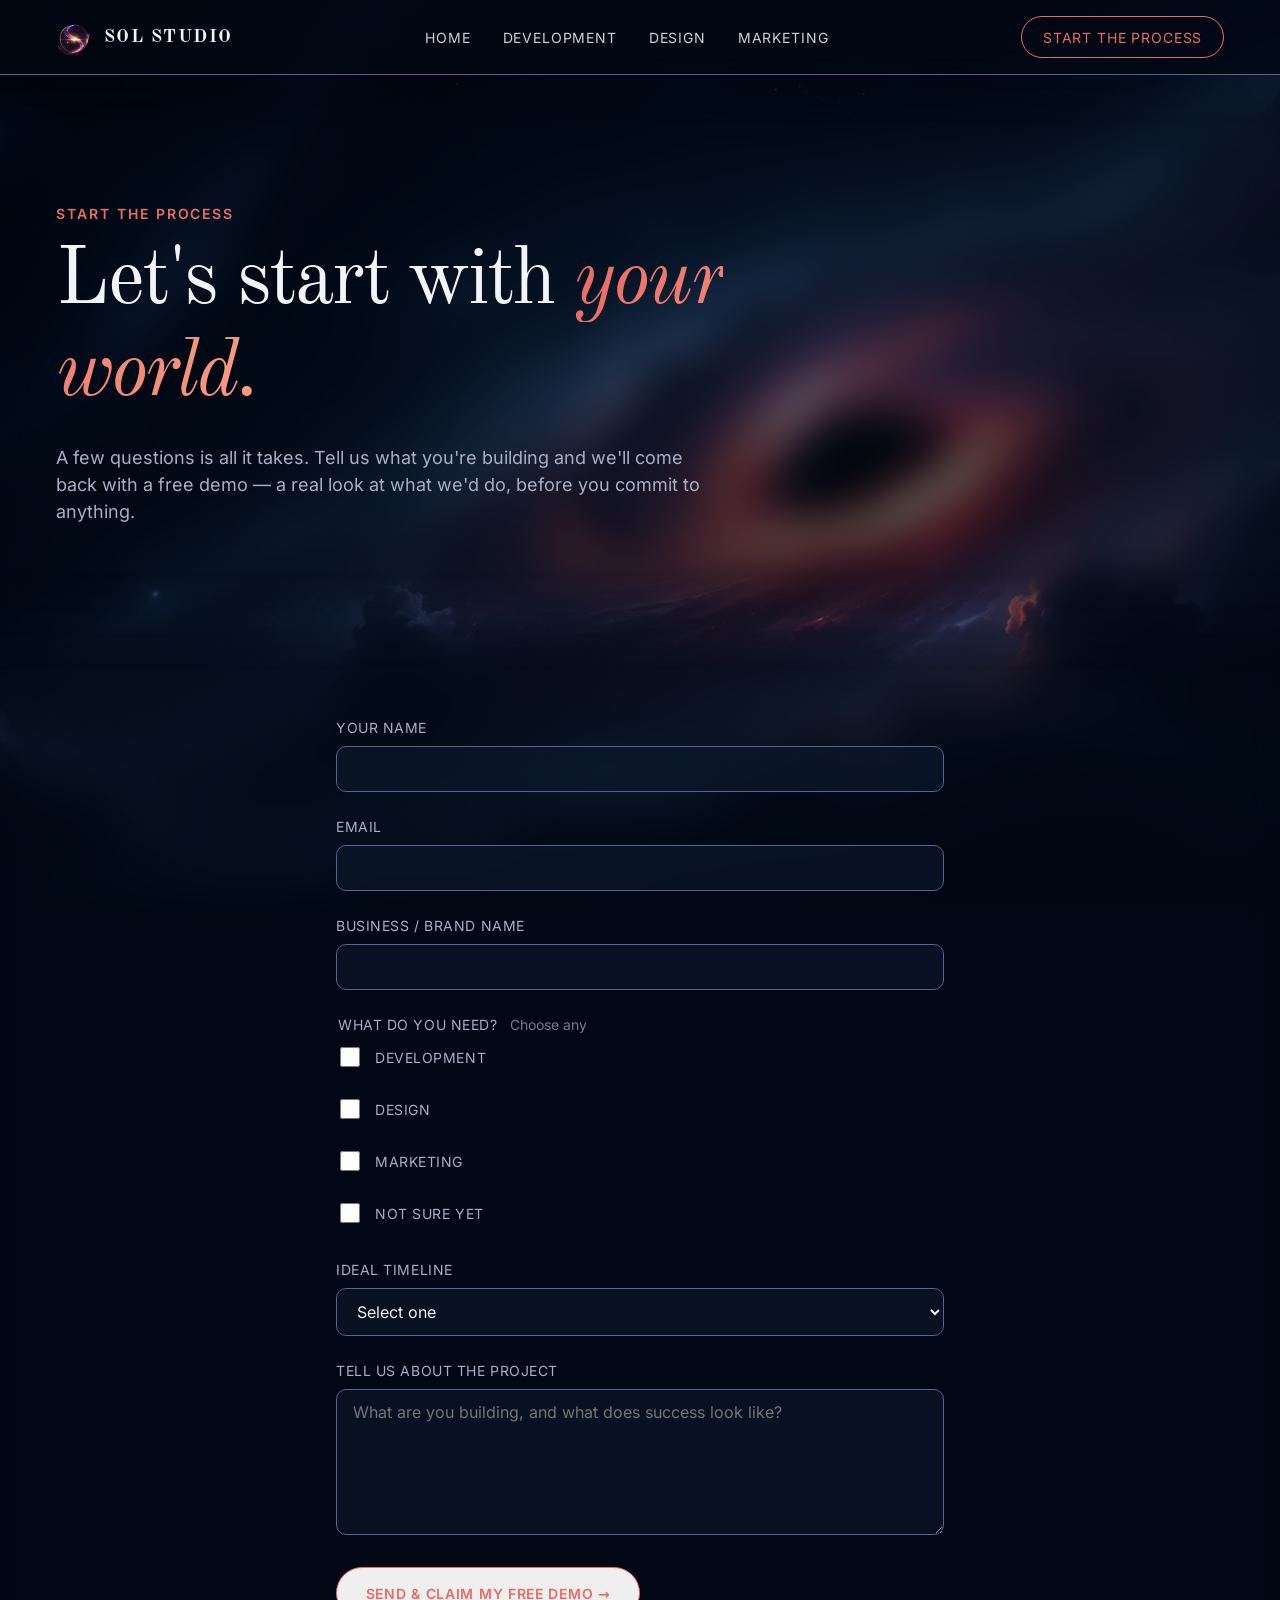
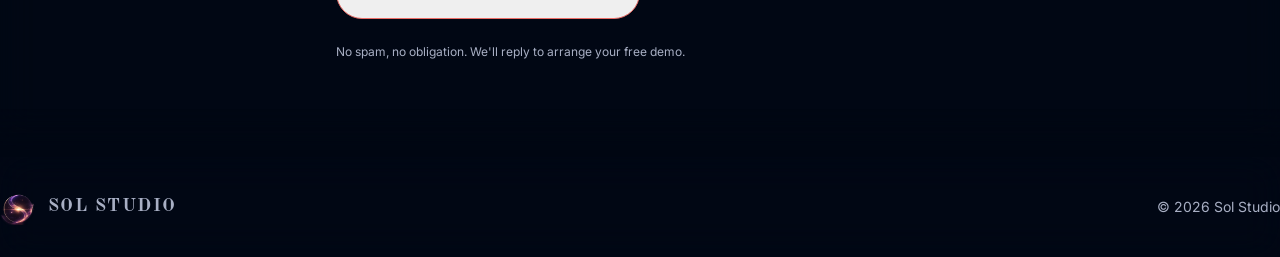
<file: questionnaire/index.html>
<!doctype html>
<html lang="en">
<head>
  <meta charset="utf-8">
  <meta name="viewport" content="width=device-width, initial-scale=1">
  <title>Start the Process — Sol Studio</title>
  <meta name="description" content="Tell us about your world and claim your free demo. A short questionnaire to start your custom project with Sol Studio.">
  <link rel="stylesheet" href="../shared/tokens.css">
  <link rel="stylesheet" href="../shared/base.css">
  <link rel="stylesheet" href="style.css">
  <noscript><style>.nav-links{display:flex;flex-wrap:wrap}.nav-toggle{display:none}</style></noscript>
</head>
<body>
  <div class="site-backdrop" aria-hidden="true"><img src="../assets/images/hero-poster.webp" alt="" width="1440" height="810"></div>

  <header class="site-header">
    <div class="container">
      <a class="logo" href="../"><img src="../assets/images/logo-mark.webp" alt="" width="36" height="36">SOL STUDIO</a>
      <nav aria-label="Primary">
        <ul class="nav-links">
          <li><a href="../">Home</a></li>
          <li><a href="../dev/">Development</a></li>
          <li><a href="../design/">Design</a></li>
          <li><a href="../market/">Marketing</a></li>
        </ul>
      </nav>
      <a class="nav-cta" href="../questionnaire/" aria-current="page">Start the Process</a>
      <button class="nav-toggle" id="navToggle" aria-label="Open menu" aria-expanded="false">
        <span></span><span></span><span></span>
      </button>
    </div>
  </header>
  <div class="nav-overlay" id="navOverlay">
    <button class="nav-overlay-close" id="navClose" aria-label="Close menu">&times;</button>
    <a href="../">Home</a>
    <a href="../dev/">Development</a>
    <a href="../design/">Design</a>
    <a href="../market/">Marketing</a>
    <a class="btn-outline nav-cta" href="../questionnaire/">Start the Process</a>
  </div>

  <main>
    <section class="section page-hero" id="hero">
      <div class="container">
        <span class="eyebrow" data-animate>Start the Process</span>
        <h1 data-animate>Let's start with <span class="accent">your world.</span></h1>
        <p class="lead" data-animate style="--stagger-i:1">A few questions is all it takes. Tell us what you're building and we'll come back with a free demo — a real look at what we'd do, before you commit to anything.</p>
      </div>
    </section>

    <section class="section" id="form">
      <div class="container form-wrap">
        <form class="intake-form" action="https://formspree.io/f/mnjkodoz" method="POST" data-animate>
          <!-- notify email on file: thehg0902@gmail.com (set in Formspree dashboard) -->
          <input type="hidden" name="_subject" value="New Sol Studio project enquiry">
          <!-- honeypot spam trap (Phase 5 forms skill hardens validation/success UX) -->
          <input type="text" name="_gotcha" tabindex="-1" autocomplete="off" aria-hidden="true" class="hp">

          <div class="field">
            <label for="name">Your name</label>
            <input id="name" name="name" type="text" autocomplete="name" required>
          </div>
          <div class="field">
            <label for="email">Email</label>
            <input id="email" name="email" type="email" autocomplete="email" required>
          </div>
          <div class="field">
            <label for="company">Business / brand name</label>
            <input id="company" name="company" type="text" autocomplete="organization">
          </div>

          <fieldset class="field">
            <legend>What do you need? <span class="hint">Choose any</span></legend>
            <label class="check"><input type="checkbox" name="services" value="Development"> Development</label>
            <label class="check"><input type="checkbox" name="services" value="Design"> Design</label>
            <label class="check"><input type="checkbox" name="services" value="Marketing"> Marketing</label>
            <label class="check"><input type="checkbox" name="services" value="Not sure yet"> Not sure yet</label>
          </fieldset>

          <div class="field">
            <label for="timeline">Ideal timeline</label>
            <select id="timeline" name="timeline">
              <option value="">Select one</option>
              <option>As soon as possible</option>
              <option>1–3 months</option>
              <option>3–6 months</option>
              <option>Just exploring</option>
            </select>
          </div>
          <!-- budget-range field omitted pending operator's pricing bands (QUESTIONS.md) -->

          <div class="field">
            <label for="message">Tell us about the project</label>
            <textarea id="message" name="message" rows="6" placeholder="What are you building, and what does success look like?"></textarea>
          </div>

          <button class="btn-outline" type="submit">Send &amp; claim my free demo &rarr;</button>
          <p class="form-fineprint">No spam, no obligation. We'll reply to arrange your free demo.</p>
        </form>
      </div>
    </section>
  </main>

  <footer class="site-footer">
    <a class="logo" href="../"><img src="../assets/images/logo-mark.webp" alt="" width="36" height="36">SOL STUDIO</a>
    <span>&copy; 2026 Sol Studio</span>
  </footer>

  <script src="../shared/main.js"></script>
  <script src="script.js"></script>
</body>
</html>
</file>
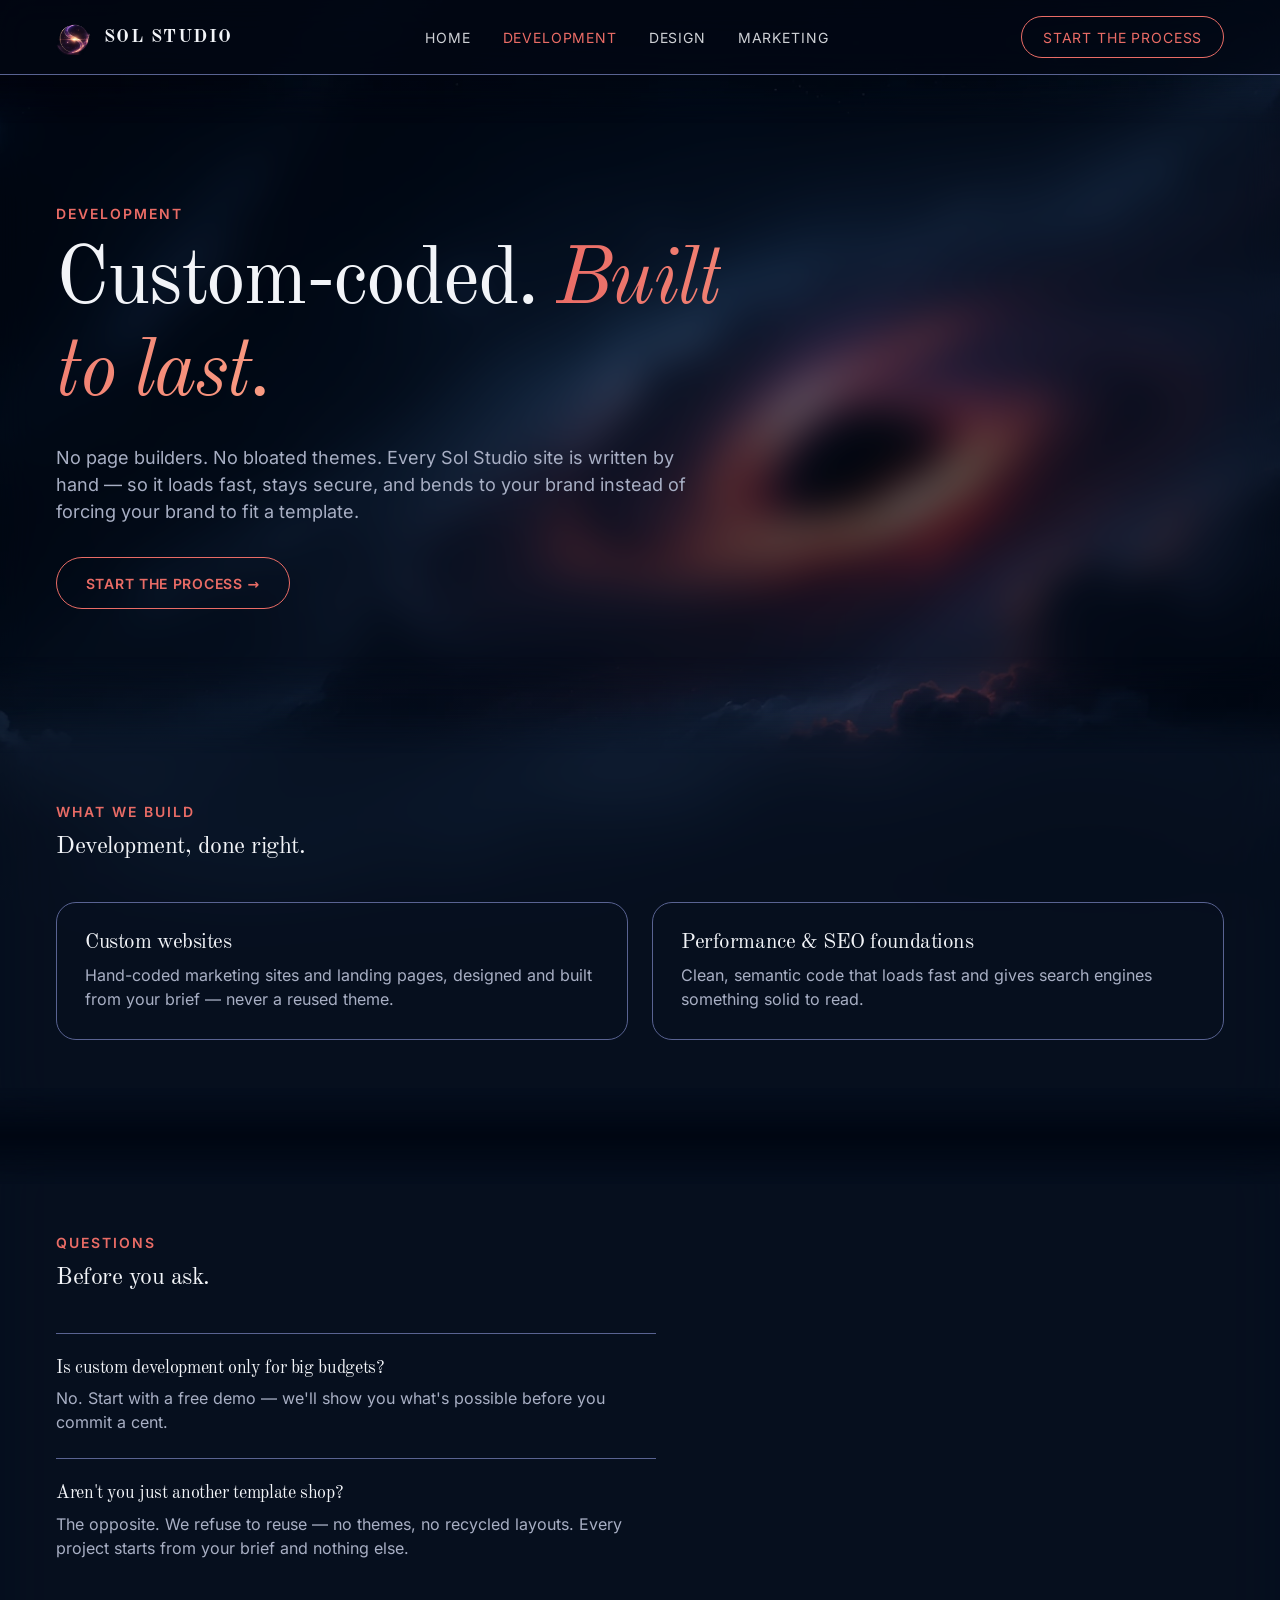
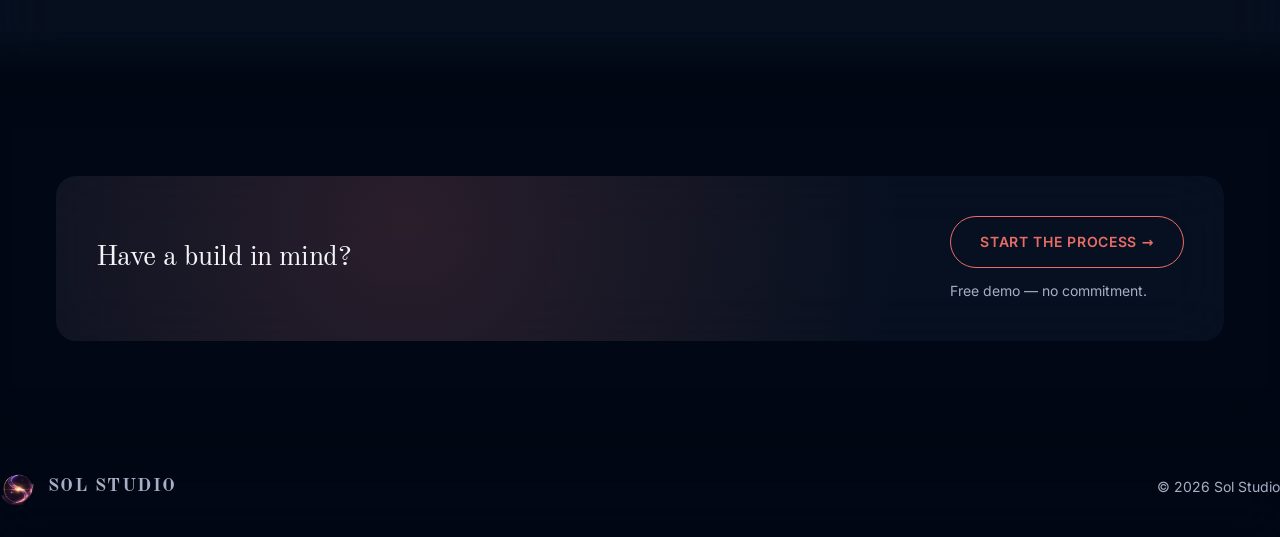
<file: output/dev/index.html>
<!doctype html>
<html lang="en">
<head>
  <meta charset="utf-8">
  <meta name="viewport" content="width=device-width, initial-scale=1">
  <title>Development — Sol Studio</title>
  <meta name="description" content="Custom-coded websites built by hand — fast, durable, and shaped to your brand. No page builders, no bloated themes. Book a free demo with Sol Studio.">
  <link rel="stylesheet" href="../shared/tokens.css">
  <link rel="stylesheet" href="../shared/base.css">
  <link rel="stylesheet" href="style.css">
  <noscript><style>.nav-links{display:flex;flex-wrap:wrap}.nav-toggle{display:none}</style></noscript>
</head>
<body>
  <div class="site-backdrop" aria-hidden="true"><img src="../assets/images/hero-poster.webp" alt="" width="1440" height="810"></div>

  <header class="site-header">
    <div class="container">
      <a class="logo" href="../"><img src="../assets/images/logo-mark.webp" alt="" width="36" height="36">SOL STUDIO</a>
      <nav aria-label="Primary">
        <ul class="nav-links">
          <li><a href="../">Home</a></li>
          <li><a href="../dev/" aria-current="page">Development</a></li>
          <li><a href="../design/">Design</a></li>
          <li><a href="../market/">Marketing</a></li>
        </ul>
      </nav>
      <a class="nav-cta" href="../questionnaire/">Start the Process</a>
      <button class="nav-toggle" id="navToggle" aria-label="Open menu" aria-expanded="false">
        <span></span><span></span><span></span>
      </button>
    </div>
  </header>
  <div class="nav-overlay" id="navOverlay">
    <button class="nav-overlay-close" id="navClose" aria-label="Close menu">&times;</button>
    <a href="../">Home</a>
    <a href="../dev/">Development</a>
    <a href="../design/">Design</a>
    <a href="../market/">Marketing</a>
    <a class="btn-outline nav-cta" href="../questionnaire/">Start the Process</a>
  </div>

  <main>
    <section class="section page-hero" id="hero">
      <div class="container">
        <span class="eyebrow" data-animate>Development</span>
        <h1 data-animate>Custom-coded. <span class="accent">Built to last.</span></h1>
        <p class="lead" data-animate style="--stagger-i:1">No page builders. No bloated themes. Every Sol Studio site is written by hand — so it loads fast, stays secure, and bends to your brand instead of forcing your brand to fit a template.</p>
        <a class="btn-outline" href="../questionnaire/" data-animate style="--stagger-i:2">Start the Process &rarr;</a>
      </div>
    </section>

    <section class="section section--surface" id="services">
      <div class="container">
        <span class="eyebrow" data-animate>What We Build</span>
        <h2 data-animate>Development, done right.</h2>
        <div class="services-grid">
          <!-- unconfirmed services + work gallery omitted pending operator
               answers (QUESTIONS.md) — restore when confirmed -->
          <div class="service-item" data-animate>
            <h3>Custom websites</h3>
            <p>Hand-coded marketing sites and landing pages, designed and built from your brief — never a reused theme.</p>
          </div>
          <div class="service-item" data-animate style="--stagger-i:1">
            <h3>Performance &amp; SEO foundations</h3>
            <p>Clean, semantic code that loads fast and gives search engines something solid to read.</p>
          </div>
        </div>
      </div>
    </section>

    <section class="section section--surface" id="faq">
      <div class="container">
        <span class="eyebrow" data-animate>Questions</span>
        <h2 data-animate>Before you ask.</h2>
        <div class="faq">
          <div class="faq-item" data-animate>
            <h3>Is custom development only for big budgets?</h3>
            <p>No. Start with a free demo — we'll show you what's possible before you commit a cent.</p>
          </div>
          <div class="faq-item" data-animate>
            <h3>Aren't you just another template shop?</h3>
            <p>The opposite. We refuse to reuse — no themes, no recycled layouts. Every project starts from your brief and nothing else.</p>
          </div>
        </div>
      </div>
    </section>

    <section class="section" id="cta">
      <div class="container">
        <div class="cta-band" data-animate>
          <h2>Have a build in mind?</h2>
          <div class="cta-actions">
            <a class="btn-outline" href="../questionnaire/">Start the Process &rarr;</a>
            <span class="hero-note">Free demo — no commitment.</span>
          </div>
        </div>
      </div>
    </section>
  </main>

  <footer class="site-footer">
    <a class="logo" href="../"><img src="../assets/images/logo-mark.webp" alt="" width="36" height="36">SOL STUDIO</a>
    <span>&copy; 2026 Sol Studio</span>
  </footer>

  <script src="../shared/main.js"></script>
  <script src="script.js"></script>
</body>
</html>
</file>
<file: shared/tokens.css>
/* Design tokens — "Gravity" direction (state/DECISIONS.md, Phase 2).
   Single source of truth: every visual value used in site/ lives here.
   Palette hexes are client-supplied verbatim (client/assets-intake/vibe/
   color Pallet.png); success/error are derived to sit in the same family
   since the client palette has no green. All pairings WCAG-AA checked
   (see DECISIONS.md for the contrast table). */

@font-face {
  font-family: 'Old Standard TT';
  font-style: normal;
  font-weight: 400;
  font-display: swap;
  src: url('../assets/fonts/old-standard-tt-400.woff2') format('woff2');
}
@font-face {
  font-family: 'Old Standard TT';
  font-style: normal;
  font-weight: 700;
  font-display: swap;
  src: url('../assets/fonts/old-standard-tt-700.woff2') format('woff2');
}
@font-face {
  font-family: 'Old Standard TT';
  font-style: italic;
  font-weight: 400;
  font-display: swap;
  src: url('../assets/fonts/old-standard-tt-400i.woff2') format('woff2');
}
@font-face {
  font-family: 'Poppins';
  font-style: normal;
  font-weight: 800;
  font-display: swap;
  src: url('../assets/fonts/poppins-800.woff2') format('woff2');
}
@font-face {
  font-family: 'Inter';
  font-style: normal;
  font-weight: 400;
  font-display: swap;
  src: url('../assets/fonts/inter-400.woff2') format('woff2');
}
@font-face {
  font-family: 'Inter';
  font-style: normal;
  font-weight: 500;
  font-display: swap;
  src: url('../assets/fonts/inter-500.woff2') format('woff2');
}
@font-face {
  font-family: 'Inter';
  font-style: normal;
  font-weight: 600;
  font-display: swap;
  src: url('../assets/fonts/inter-600.woff2') format('woff2');
}

:root {
  /* Colors — base/dark scale (client palette 1-5) */
  --color-bg: #020814;          /* Void Black */
  --color-surface: #0D192C;     /* Deep Space Navy */
  --color-primary-dark: #1F2A45; /* Midnight Blue */
  --color-primary: #747DAA;      /* Dusty Indigo, lightened (L 0.56 same hue/sat) so
                                     bg-colored button labels clear 4.5:1 on a primary fill */
  --color-border: #596392;       /* Dusty Indigo, client-exact — hairline borders, 3:1+ */

  /* Colors — warm/accent scale (client palette 6-10) */
  --color-accent: #EA6C66;      /* Accretion Orange — CTAs, highlights, scarce per 60-30-10 */
  --color-accent-light: #FA9B82; /* Soft Peach Glow — gradient end, large-text accent */

  /* Colors — text */
  --color-text: #F2F4F8;        /* near-white, cool-tinted toward primary hue */
  --color-text-muted: #A8AFC4;  /* light indigo-grey */

  /* Colors — state (derived; no green/true-red in client palette) */
  --color-success: #3EAA7E;
  --color-error: #CA4E56;       /* Solar Coral, client palette */

  /* Typography — Old Standard TT (heading, high-contrast display serif,
     italic available for accent phrases) + Inter (body): "quiet luxury"
     pairing per typography.md - elegant serif display over neutral sans body.
     --font-display (contract v1.3.0): heavy geometric sans for the HOME hero
     headline only, operator-directed to match their reference mockup. */
  --font-heading: 'Old Standard TT', Georgia, serif;
  --font-body: 'Inter', system-ui, sans-serif;
  --font-display: 'Poppins', 'Inter', system-ui, sans-serif;
  --text-xs: 0.75rem;
  --text-sm: 0.875rem;
  --text-base: 1rem;
  --text-lg: 1.125rem;
  --text-xl: 1.333rem;
  --text-2xl: 1.777rem;
  --text-3xl: 2.369rem;
  --text-hero: clamp(2.5rem, 5vw + 1rem, 5rem);
  --leading-tight: 1.15;
  --leading-normal: 1.5;
  --leading-loose: 1.8;

  /* Spacing (4px base) */
  --space-1: 0.25rem;
  --space-2: 0.5rem;
  --space-3: 0.75rem;
  --space-4: 1rem;
  --space-5: 1.25rem;
  --space-6: 1.5rem;
  --space-7: 1.75rem;
  --space-8: 2rem;
  --space-9: 2.25rem;
  --space-10: 2.5rem;
  --space-11: 2.75rem;
  --space-12: 3rem;

  /* Layout */
  --container-max: 1200px;
  --section-pad-y: 6rem;
  --radius-sm: 4px;
  --radius-md: 10px;
  --radius-lg: 20px;
  --radius-full: 999px;

  /* Elevation — dark theme: soft glow, not drop-shadow-on-white */
  --shadow-sm: 0 1px 2px rgba(2, 8, 20, 0.6);
  --shadow-md: 0 4px 16px rgba(2, 8, 20, 0.5), 0 0 24px rgba(234, 108, 102, 0.06);
  --shadow-lg: 0 12px 40px rgba(2, 8, 20, 0.6), 0 0 48px rgba(234, 108, 102, 0.08);

  /* Motion */
  --duration-fast: 150ms;
  --duration-base: 300ms;
  --duration-slow: 600ms;
  --ease-standard: cubic-bezier(0.4, 0, 0.2, 1);
  --ease-out-expo: cubic-bezier(0.16, 1, 0.3, 1);

  /* Effects — frosted-glass backdrop-filter (the hero video stays fixed
     behind every section; sections dim/blur it, never cut to a hard edge) */
  --blur-md: 18px;
  --blur-lg: 30px;
}
</file>
<file: shared/base.css>
/* base.css — reset, element defaults, and the shared shell (container,
   sections, buttons, header/nav, footer, entrance animation) used by every
   page. Consumes tokens.css only; never hardcodes a visual value.
   NOTE (Phase 3): this is the stable, on-brand shell. The home page's
   signature effects (fixed hero video behind all sections, frosted-glass
   section boundaries, pinned crossfade process) are added in Phase 5 from
   the binding preview/layout-preview.html — they are page-specific and live
   in site/style.css, not here. */

/* ---- reset ---- */
*,*::before,*::after{box-sizing:border-box}
html{background:var(--color-bg)}
body{margin:0;background:transparent;color:var(--color-text);
  font-family:var(--font-body);line-height:var(--leading-normal);
  -webkit-font-smoothing:antialiased;text-rendering:optimizeLegibility}
img,svg,video{display:block;max-width:100%}
a{color:inherit;text-decoration:none}
button{font:inherit;color:inherit;cursor:pointer}
h1,h2,h3,h4{font-family:var(--font-heading);font-weight:400;letter-spacing:-.02em;
  margin:0;line-height:var(--leading-tight)}
p{margin:0}
:focus-visible{outline:2px solid var(--color-accent);outline-offset:3px}
.sr-only{position:absolute;width:1px;height:1px;padding:0;margin:-1px;overflow:hidden;clip:rect(0,0,0,0);white-space:nowrap;border:0}

/* ---- fixed cosmic backdrop (behind every page) ----
   Home puts the intro-loop hero video here; other pages use the poster
   still. Content floats over it; sections frost it (see .section::before). */
.site-backdrop{position:fixed;inset:0;z-index:-2;overflow:hidden;background:var(--color-bg)}
.site-backdrop img,.site-backdrop .backdrop-media{position:absolute;inset:0;
  width:100%;height:100%;object-fit:cover;object-position:center}
/* phone portrait: pan the cover crop so the black hole sits centred on screen.
   68% was set BY THE OPERATOR by eye via the temporary #calibrate slider
   (2026-07-10) — the video drifts slightly across its loop, so analytic
   centroid math kept flip-flopping; the calibrated value is authoritative. */
@media (max-width:640px) and (orientation: portrait){
  .site-backdrop img,.site-backdrop .backdrop-media{object-position:68% center}
}
.site-backdrop::after{content:"";position:absolute;inset:0;
  background:linear-gradient(180deg,
    color-mix(in srgb, var(--color-bg) 30%, transparent),
    color-mix(in srgb, var(--color-bg) 55%, transparent))}

/* ---- layout primitives ---- */
.container{max-width:var(--container-max);margin-inline:auto;padding-inline:var(--space-4)}
/* every content section is a frosted-glass panel over the backdrop, with
   top/bottom edges masked to fade — sections melt into each other and into
   the cosmic backdrop, never a hard rectangular edge. Heroes opt out. */
.section{position:relative;padding-block:var(--section-pad-y)}
.section > .container{position:relative;z-index:1}
.section::before{content:"";position:absolute;inset:0;z-index:0;
  background:color-mix(in srgb, var(--color-bg) 40%, transparent);
  backdrop-filter:blur(var(--blur-md));-webkit-backdrop-filter:blur(var(--blur-md));
  -webkit-mask:linear-gradient(to bottom, transparent 0,
    var(--color-bg) var(--space-12), var(--color-bg) calc(100% - var(--space-12)), transparent 100%);
          mask:linear-gradient(to bottom, transparent 0,
    var(--color-bg) var(--space-12), var(--color-bg) calc(100% - var(--space-12)), transparent 100%)}
.section--surface::before{background:color-mix(in srgb, var(--color-surface) 46%, transparent);
  backdrop-filter:blur(var(--blur-lg));-webkit-backdrop-filter:blur(var(--blur-lg))}
.eyebrow{display:block;font-size:var(--text-sm);letter-spacing:.14em;text-transform:uppercase;
  color:var(--color-accent);font-weight:600;margin-bottom:var(--space-3)}
.lead{color:var(--color-text-muted);font-size:var(--text-lg);max-width:60ch}
/* gradient italic emphasis word in headings (all page heroes) */
.accent{font-style:italic;
  background:linear-gradient(90deg,var(--color-accent),var(--color-accent-light));
  -webkit-background-clip:text;background-clip:text;color:transparent}

/* ---- buttons ---- */
.btn-outline{display:inline-flex;align-items:center;gap:var(--space-2);
  border:1px solid var(--color-accent);color:var(--color-accent);
  padding:.9rem 1.8rem;border-radius:var(--radius-full);font-size:var(--text-sm);
  letter-spacing:.05em;text-transform:uppercase;font-weight:600;
  transition:background var(--duration-fast) var(--ease-standard),
             color var(--duration-fast) var(--ease-standard),
             transform var(--duration-fast) var(--ease-standard)}
.btn-outline:hover{background:var(--color-accent);color:var(--color-bg)}
.btn-outline:active{transform:scale(.97)}

/* ---- header / nav (glassy sticky bar) ---- */
.site-header{position:sticky;top:0;z-index:50;
  background:color-mix(in srgb, var(--color-bg) 72%, transparent);
  backdrop-filter:blur(var(--blur-md));-webkit-backdrop-filter:blur(var(--blur-md));
  border-bottom:1px solid var(--color-border)}
.site-header .container{display:flex;align-items:center;justify-content:space-between;
  padding-block:var(--space-4)}
.logo{display:flex;align-items:center;gap:var(--space-3);font-family:var(--font-heading);
  font-weight:700;letter-spacing:.08em;font-size:var(--text-lg)}
.logo img{width:36px;height:36px;flex:none}
.nav-links{display:none;gap:var(--space-8);list-style:none;margin:0;padding:0;
  font-size:var(--text-sm);letter-spacing:.06em;text-transform:uppercase}
.nav-links a{opacity:.85;transition:opacity var(--duration-fast) var(--ease-standard),
  color var(--duration-fast) var(--ease-standard)}
.nav-links a:hover,.nav-links a[aria-current="page"]{opacity:1;color:var(--color-accent)}
.nav-cta{display:none;border:1px solid var(--color-accent);color:var(--color-accent);
  padding:.6rem 1.3rem;border-radius:var(--radius-full);
  font-size:var(--text-sm);letter-spacing:.06em;text-transform:uppercase;
  transition:background var(--duration-fast) var(--ease-standard),color var(--duration-fast) var(--ease-standard)}
.nav-cta:hover{background:var(--color-accent);color:var(--color-bg)}
.nav-toggle{display:inline-flex;flex-direction:column;gap:5px;background:none;border:0;
  padding:12px;min-width:44px;min-height:44px;align-items:center;justify-content:center}
.nav-toggle span{width:22px;height:2px;background:var(--color-text)}
.nav-toggle:active{transform:scale(.97)}

/* mobile overlay nav — transform+opacity, frosted (not a display swap) */
.nav-overlay{position:fixed;inset:0;z-index:100;
  background:color-mix(in srgb, var(--color-bg) 88%, transparent);
  backdrop-filter:blur(var(--blur-lg));-webkit-backdrop-filter:blur(var(--blur-lg));
  display:flex;flex-direction:column;align-items:center;justify-content:center;gap:var(--space-8);
  opacity:0;visibility:hidden;transform:translateY(-8px);
  transition:opacity var(--duration-base) var(--ease-out-expo),
             transform var(--duration-base) var(--ease-out-expo),
             visibility 0s linear var(--duration-base)}
.nav-overlay.is-open{opacity:1;visibility:visible;transform:none;
  transition:opacity var(--duration-base) var(--ease-out-expo),
             transform var(--duration-base) var(--ease-out-expo),visibility 0s}
.nav-overlay a{font-family:var(--font-heading);font-size:var(--text-2xl)}
.nav-overlay .nav-cta{display:inline-block;margin-top:var(--space-4)}
.nav-overlay-close{position:absolute;top:var(--space-4);right:var(--space-4);
  background:none;border:0;font-size:var(--text-2xl);min-width:44px;min-height:44px}
@media (min-width:1024px){
  .nav-links{display:flex}
  .nav-cta{display:inline-block}
  .nav-toggle{display:none}
}

/* ---- footer (masked panel, no hard divider line) ---- */
.site-footer{position:relative;padding-block:var(--space-8);
  display:flex;flex-wrap:wrap;gap:var(--space-6);align-items:center;justify-content:space-between;
  font-size:var(--text-sm);color:var(--color-text-muted)}
.site-footer > *{position:relative;z-index:1}
.site-footer::before{content:"";position:absolute;inset:0;z-index:0;
  background:color-mix(in srgb, var(--color-bg) 45%, transparent);
  backdrop-filter:blur(var(--blur-md));-webkit-backdrop-filter:blur(var(--blur-md));
  -webkit-mask:linear-gradient(to bottom, transparent 0, var(--color-bg) var(--space-11), var(--color-bg) 100%);
          mask:linear-gradient(to bottom, transparent 0, var(--color-bg) var(--space-11), var(--color-bg) 100%)}
.social-icons{display:flex;gap:var(--space-3)}
.social-icons a{width:36px;height:36px;border-radius:var(--radius-full);border:1px solid var(--color-border);
  display:flex;align-items:center;justify-content:center;font-size:var(--text-xs);
  transition:border-color var(--duration-fast) var(--ease-standard),color var(--duration-fast) var(--ease-standard)}
.social-icons a:hover{border-color:var(--color-accent);color:var(--color-accent)}

/* ---- shared components (used on 2+ pages) ---- */
.hero-note{color:var(--color-text-muted);font-size:var(--text-sm)}
.placeholder-box{background:var(--color-surface);border:1px dashed var(--color-border);
  border-radius:var(--radius-md);display:flex;align-items:center;justify-content:center;
  color:var(--color-text-muted);font-size:var(--text-xs);text-align:center;padding:var(--space-4)}

/* cta band — home + every pillar page */
.cta-band{border-radius:var(--radius-lg);
  background:radial-gradient(circle at 30% 30%,
    color-mix(in srgb, var(--color-accent) 16%, transparent), transparent 60%),
    color-mix(in srgb, var(--color-surface) 52%, transparent);
  backdrop-filter:blur(var(--blur-lg));-webkit-backdrop-filter:blur(var(--blur-lg));
  padding:var(--space-10);display:flex;flex-wrap:wrap;gap:var(--space-6);
  align-items:center;justify-content:space-between}
.cta-band h2{font-size:var(--text-2xl);max-width:22ch}
.cta-actions{display:flex;flex-direction:column;gap:var(--space-3)}

/* service-page layout — Development / Design / Marketing share this shell */
.page-hero{padding-block:calc(var(--section-pad-y) + 2rem) var(--section-pad-y)}
.page-hero h1{font-size:var(--text-3xl);letter-spacing:-.03em;max-width:16ch}
@media (min-width:768px){.page-hero h1{font-size:var(--text-hero)}}
.page-hero .lead{margin-top:var(--space-6)}
.page-hero .btn-outline{margin-top:var(--space-8)}
.services-grid{display:grid;grid-template-columns:1fr;gap:var(--space-6);margin-top:var(--space-10)}
@media (min-width:768px){.services-grid{grid-template-columns:repeat(2,1fr)}}
.service-item{border:1px solid var(--color-border);border-radius:var(--radius-lg);padding:var(--space-7)}
.service-item h3{font-size:var(--text-xl);margin-bottom:var(--space-2)}
.service-item p{color:var(--color-text-muted);font-size:var(--text-base)}
.gallery-grid{display:grid;grid-template-columns:1fr;gap:var(--space-4);margin-top:var(--space-10)}
@media (min-width:640px){.gallery-grid{grid-template-columns:repeat(3,1fr)}}
.gallery-grid .placeholder-box{aspect-ratio:4/3}
.faq{max-width:60ch;margin-top:var(--space-10)}
.faq-item{border-top:1px solid var(--color-border);padding-block:var(--space-6)}
.faq-item h3{font-size:var(--text-lg);margin-bottom:var(--space-2)}
.faq-item p{color:var(--color-text-muted)}

/* ---- shared entrance animation (css-only.md pattern; JS adds .is-visible) ---- */
@media (prefers-reduced-motion: no-preference){
  .anim-ready [data-animate]{opacity:0;transform:translateY(20px);
    transition:opacity var(--duration-slow) var(--ease-out-expo),
               transform var(--duration-slow) var(--ease-out-expo);
    transition-delay:calc(var(--stagger-i,0)*75ms)}
  .anim-ready [data-animate].is-visible{opacity:1;transform:none}
}
</file>
<file: design/style.css>
/* style.css — Design page. Layout from shared service-page styles in
   shared/base.css. No page-specific styles needed yet. */
</file>
<file: dev/style.css>
/* style.css — Development page. Layout comes from the shared service-page
   styles in shared/base.css (.page-hero, .services-grid, .gallery-grid,
   .faq). No page-specific styles needed yet; kept for the file-structure
   contract and any future Development-only tweaks. */

/* ---- portfolio (6 looping-video cards; play only while on screen, see script.js) ---- */
.work-grid{display:grid;grid-template-columns:1fr;gap:var(--space-8);margin-top:var(--space-10)}
@media (min-width:640px){.work-grid{grid-template-columns:repeat(2,1fr);gap:var(--space-6)}}
@media (min-width:1024px){.work-grid{grid-template-columns:repeat(3,1fr)}}
.work-card{display:block;color:var(--color-text)}
.work-card__media{aspect-ratio:16/10;overflow:hidden;border-radius:var(--radius-lg);
  background:var(--color-surface);border:1px solid color-mix(in srgb, var(--color-border) 45%, transparent);
  transition:border-color var(--duration-base) var(--ease-standard)}
.work-card__media video{display:block;width:100%;height:100%;object-fit:cover}
.work-card:hover .work-card__media,.work-card:focus-visible .work-card__media{border-color:var(--color-accent)}
.work-card__title{font-size:var(--text-lg);margin:var(--space-4) 0 var(--space-1)}
.work-card__go{color:var(--color-accent);font-size:var(--text-sm);font-weight:600}
@media (prefers-reduced-motion: no-preference){
  .work-card__media video{transition:transform var(--duration-slow) var(--ease-out-expo)}
  .work-card:hover .work-card__media video,.work-card:focus-visible .work-card__media video{transform:scale(1.04)}
}
</file>
<file: market/style.css>
/* style.css — Marketing page. Layout from shared service-page styles in
   shared/base.css. No page-specific styles needed yet. */
</file>
<file: output/shared/tokens.css>
/* Design tokens — "Gravity" direction (state/DECISIONS.md, Phase 2).
   Single source of truth: every visual value used in site/ lives here.
   Palette hexes are client-supplied verbatim (client/assets-intake/vibe/
   color Pallet.png); success/error are derived to sit in the same family
   since the client palette has no green. All pairings WCAG-AA checked
   (see DECISIONS.md for the contrast table). */

@font-face {
  font-family: 'Old Standard TT';
  font-style: normal;
  font-weight: 400;
  font-display: swap;
  src: url('../assets/fonts/old-standard-tt-400.woff2') format('woff2');
}
@font-face {
  font-family: 'Old Standard TT';
  font-style: normal;
  font-weight: 700;
  font-display: swap;
  src: url('../assets/fonts/old-standard-tt-700.woff2') format('woff2');
}
@font-face {
  font-family: 'Old Standard TT';
  font-style: italic;
  font-weight: 400;
  font-display: swap;
  src: url('../assets/fonts/old-standard-tt-400i.woff2') format('woff2');
}
@font-face {
  font-family: 'Poppins';
  font-style: normal;
  font-weight: 800;
  font-display: swap;
  src: url('../assets/fonts/poppins-800.woff2') format('woff2');
}
@font-face {
  font-family: 'Inter';
  font-style: normal;
  font-weight: 400;
  font-display: swap;
  src: url('../assets/fonts/inter-400.woff2') format('woff2');
}
@font-face {
  font-family: 'Inter';
  font-style: normal;
  font-weight: 500;
  font-display: swap;
  src: url('../assets/fonts/inter-500.woff2') format('woff2');
}
@font-face {
  font-family: 'Inter';
  font-style: normal;
  font-weight: 600;
  font-display: swap;
  src: url('../assets/fonts/inter-600.woff2') format('woff2');
}

:root {
  /* Colors — base/dark scale (client palette 1-5) */
  --color-bg: #020814;          /* Void Black */
  --color-surface: #0D192C;     /* Deep Space Navy */
  --color-primary-dark: #1F2A45; /* Midnight Blue */
  --color-primary: #747DAA;      /* Dusty Indigo, lightened (L 0.56 same hue/sat) so
                                     bg-colored button labels clear 4.5:1 on a primary fill */
  --color-border: #596392;       /* Dusty Indigo, client-exact — hairline borders, 3:1+ */

  /* Colors — warm/accent scale (client palette 6-10) */
  --color-accent: #EA6C66;      /* Accretion Orange — CTAs, highlights, scarce per 60-30-10 */
  --color-accent-light: #FA9B82; /* Soft Peach Glow — gradient end, large-text accent */

  /* Colors — text */
  --color-text: #F2F4F8;        /* near-white, cool-tinted toward primary hue */
  --color-text-muted: #A8AFC4;  /* light indigo-grey */

  /* Colors — state (derived; no green/true-red in client palette) */
  --color-success: #3EAA7E;
  --color-error: #CA4E56;       /* Solar Coral, client palette */

  /* Typography — Old Standard TT (heading, high-contrast display serif,
     italic available for accent phrases) + Inter (body): "quiet luxury"
     pairing per typography.md - elegant serif display over neutral sans body.
     --font-display (contract v1.3.0): heavy geometric sans for the HOME hero
     headline only, operator-directed to match their reference mockup. */
  --font-heading: 'Old Standard TT', Georgia, serif;
  --font-body: 'Inter', system-ui, sans-serif;
  --font-display: 'Poppins', 'Inter', system-ui, sans-serif;
  --text-xs: 0.75rem;
  --text-sm: 0.875rem;
  --text-base: 1rem;
  --text-lg: 1.125rem;
  --text-xl: 1.333rem;
  --text-2xl: 1.777rem;
  --text-3xl: 2.369rem;
  --text-hero: clamp(2.5rem, 5vw + 1rem, 5rem);
  --leading-tight: 1.15;
  --leading-normal: 1.5;
  --leading-loose: 1.8;

  /* Spacing (4px base) */
  --space-1: 0.25rem;
  --space-2: 0.5rem;
  --space-3: 0.75rem;
  --space-4: 1rem;
  --space-5: 1.25rem;
  --space-6: 1.5rem;
  --space-7: 1.75rem;
  --space-8: 2rem;
  --space-9: 2.25rem;
  --space-10: 2.5rem;
  --space-11: 2.75rem;
  --space-12: 3rem;

  /* Layout */
  --container-max: 1200px;
  --section-pad-y: 6rem;
  --radius-sm: 4px;
  --radius-md: 10px;
  --radius-lg: 20px;
  --radius-full: 999px;

  /* Elevation — dark theme: soft glow, not drop-shadow-on-white */
  --shadow-sm: 0 1px 2px rgba(2, 8, 20, 0.6);
  --shadow-md: 0 4px 16px rgba(2, 8, 20, 0.5), 0 0 24px rgba(234, 108, 102, 0.06);
  --shadow-lg: 0 12px 40px rgba(2, 8, 20, 0.6), 0 0 48px rgba(234, 108, 102, 0.08);

  /* Motion */
  --duration-fast: 150ms;
  --duration-base: 300ms;
  --duration-slow: 600ms;
  --ease-standard: cubic-bezier(0.4, 0, 0.2, 1);
  --ease-out-expo: cubic-bezier(0.16, 1, 0.3, 1);

  /* Effects — frosted-glass backdrop-filter (the hero video stays fixed
     behind every section; sections dim/blur it, never cut to a hard edge) */
  --blur-md: 18px;
  --blur-lg: 30px;
}
</file>
<file: output/shared/base.css>
/* base.css — reset, element defaults, and the shared shell (container,
   sections, buttons, header/nav, footer, entrance animation) used by every
   page. Consumes tokens.css only; never hardcodes a visual value.
   NOTE (Phase 3): this is the stable, on-brand shell. The home page's
   signature effects (fixed hero video behind all sections, frosted-glass
   section boundaries, pinned crossfade process) are added in Phase 5 from
   the binding preview/layout-preview.html — they are page-specific and live
   in site/style.css, not here. */

/* ---- reset ---- */
*,*::before,*::after{box-sizing:border-box}
html{background:var(--color-bg)}
body{margin:0;background:transparent;color:var(--color-text);
  font-family:var(--font-body);line-height:var(--leading-normal);
  -webkit-font-smoothing:antialiased;text-rendering:optimizeLegibility}
img,svg,video{display:block;max-width:100%}
a{color:inherit;text-decoration:none}
button{font:inherit;color:inherit;cursor:pointer}
h1,h2,h3,h4{font-family:var(--font-heading);font-weight:400;letter-spacing:-.02em;
  margin:0;line-height:var(--leading-tight)}
p{margin:0}
:focus-visible{outline:2px solid var(--color-accent);outline-offset:3px}

/* ---- fixed cosmic backdrop (behind every page) ----
   Home puts the intro-loop hero video here; other pages use the poster
   still. Content floats over it; sections frost it (see .section::before). */
.site-backdrop{position:fixed;inset:0;z-index:-2;overflow:hidden;background:var(--color-bg)}
.site-backdrop img,.site-backdrop .backdrop-media{position:absolute;inset:0;
  width:100%;height:100%;object-fit:cover;object-position:center}
/* phone portrait: pan the cover crop so the black hole sits centred on screen.
   68% was set BY THE OPERATOR by eye via the temporary #calibrate slider
   (2026-07-10) — the video drifts slightly across its loop, so analytic
   centroid math kept flip-flopping; the calibrated value is authoritative. */
@media (max-width:640px) and (orientation: portrait){
  .site-backdrop img,.site-backdrop .backdrop-media{object-position:68% center}
}
.site-backdrop::after{content:"";position:absolute;inset:0;
  background:linear-gradient(180deg,
    color-mix(in srgb, var(--color-bg) 30%, transparent),
    color-mix(in srgb, var(--color-bg) 55%, transparent))}

/* ---- layout primitives ---- */
.container{max-width:var(--container-max);margin-inline:auto;padding-inline:var(--space-4)}
/* every content section is a frosted-glass panel over the backdrop, with
   top/bottom edges masked to fade — sections melt into each other and into
   the cosmic backdrop, never a hard rectangular edge. Heroes opt out. */
.section{position:relative;padding-block:var(--section-pad-y)}
.section > .container{position:relative;z-index:1}
.section::before{content:"";position:absolute;inset:0;z-index:0;
  background:color-mix(in srgb, var(--color-bg) 40%, transparent);
  backdrop-filter:blur(var(--blur-md));-webkit-backdrop-filter:blur(var(--blur-md));
  -webkit-mask:linear-gradient(to bottom, transparent 0,
    var(--color-bg) var(--space-12), var(--color-bg) calc(100% - var(--space-12)), transparent 100%);
          mask:linear-gradient(to bottom, transparent 0,
    var(--color-bg) var(--space-12), var(--color-bg) calc(100% - var(--space-12)), transparent 100%)}
.section--surface::before{background:color-mix(in srgb, var(--color-surface) 46%, transparent);
  backdrop-filter:blur(var(--blur-lg));-webkit-backdrop-filter:blur(var(--blur-lg))}
.eyebrow{display:block;font-size:var(--text-sm);letter-spacing:.14em;text-transform:uppercase;
  color:var(--color-accent);font-weight:600;margin-bottom:var(--space-3)}
.lead{color:var(--color-text-muted);font-size:var(--text-lg);max-width:60ch}
/* gradient italic emphasis word in headings (all page heroes) */
.accent{font-style:italic;
  background:linear-gradient(90deg,var(--color-accent),var(--color-accent-light));
  -webkit-background-clip:text;background-clip:text;color:transparent}

/* ---- buttons ---- */
.btn-outline{display:inline-flex;align-items:center;gap:var(--space-2);
  border:1px solid var(--color-accent);color:var(--color-accent);
  padding:.9rem 1.8rem;border-radius:var(--radius-full);font-size:var(--text-sm);
  letter-spacing:.05em;text-transform:uppercase;font-weight:600;
  transition:background var(--duration-fast) var(--ease-standard),
             color var(--duration-fast) var(--ease-standard),
             transform var(--duration-fast) var(--ease-standard)}
.btn-outline:hover{background:var(--color-accent);color:var(--color-bg)}
.btn-outline:active{transform:scale(.97)}

/* ---- header / nav (glassy sticky bar) ---- */
.site-header{position:sticky;top:0;z-index:50;
  background:color-mix(in srgb, var(--color-bg) 72%, transparent);
  backdrop-filter:blur(var(--blur-md));-webkit-backdrop-filter:blur(var(--blur-md));
  border-bottom:1px solid var(--color-border)}
.site-header .container{display:flex;align-items:center;justify-content:space-between;
  padding-block:var(--space-4)}
.logo{display:flex;align-items:center;gap:var(--space-3);font-family:var(--font-heading);
  font-weight:700;letter-spacing:.08em;font-size:var(--text-lg)}
.logo img{width:36px;height:36px;flex:none}
.nav-links{display:none;gap:var(--space-8);list-style:none;margin:0;padding:0;
  font-size:var(--text-sm);letter-spacing:.06em;text-transform:uppercase}
.nav-links a{opacity:.85;transition:opacity var(--duration-fast) var(--ease-standard),
  color var(--duration-fast) var(--ease-standard)}
.nav-links a:hover,.nav-links a[aria-current="page"]{opacity:1;color:var(--color-accent)}
.nav-cta{display:none;border:1px solid var(--color-accent);color:var(--color-accent);
  padding:.6rem 1.3rem;border-radius:var(--radius-full);
  font-size:var(--text-sm);letter-spacing:.06em;text-transform:uppercase;
  transition:background var(--duration-fast) var(--ease-standard),color var(--duration-fast) var(--ease-standard)}
.nav-cta:hover{background:var(--color-accent);color:var(--color-bg)}
.nav-toggle{display:inline-flex;flex-direction:column;gap:5px;background:none;border:0;
  padding:12px;min-width:44px;min-height:44px;align-items:center;justify-content:center}
.nav-toggle span{width:22px;height:2px;background:var(--color-text)}
.nav-toggle:active{transform:scale(.97)}

/* mobile overlay nav — transform+opacity, frosted (not a display swap) */
.nav-overlay{position:fixed;inset:0;z-index:100;
  background:color-mix(in srgb, var(--color-bg) 88%, transparent);
  backdrop-filter:blur(var(--blur-lg));-webkit-backdrop-filter:blur(var(--blur-lg));
  display:flex;flex-direction:column;align-items:center;justify-content:center;gap:var(--space-8);
  opacity:0;visibility:hidden;transform:translateY(-8px);
  transition:opacity var(--duration-base) var(--ease-out-expo),
             transform var(--duration-base) var(--ease-out-expo),
             visibility 0s linear var(--duration-base)}
.nav-overlay.is-open{opacity:1;visibility:visible;transform:none;
  transition:opacity var(--duration-base) var(--ease-out-expo),
             transform var(--duration-base) var(--ease-out-expo),visibility 0s}
.nav-overlay a{font-family:var(--font-heading);font-size:var(--text-2xl)}
.nav-overlay .nav-cta{display:inline-block;margin-top:var(--space-4)}
.nav-overlay-close{position:absolute;top:var(--space-4);right:var(--space-4);
  background:none;border:0;font-size:var(--text-2xl);min-width:44px;min-height:44px}
@media (min-width:1024px){
  .nav-links{display:flex}
  .nav-cta{display:inline-block}
  .nav-toggle{display:none}
}

/* ---- footer (masked panel, no hard divider line) ---- */
.site-footer{position:relative;padding-block:var(--space-8);
  display:flex;flex-wrap:wrap;gap:var(--space-6);align-items:center;justify-content:space-between;
  font-size:var(--text-sm);color:var(--color-text-muted)}
.site-footer > *{position:relative;z-index:1}
.site-footer::before{content:"";position:absolute;inset:0;z-index:0;
  background:color-mix(in srgb, var(--color-bg) 45%, transparent);
  backdrop-filter:blur(var(--blur-md));-webkit-backdrop-filter:blur(var(--blur-md));
  -webkit-mask:linear-gradient(to bottom, transparent 0, var(--color-bg) var(--space-11), var(--color-bg) 100%);
          mask:linear-gradient(to bottom, transparent 0, var(--color-bg) var(--space-11), var(--color-bg) 100%)}
.social-icons{display:flex;gap:var(--space-3)}
.social-icons a{width:36px;height:36px;border-radius:var(--radius-full);border:1px solid var(--color-border);
  display:flex;align-items:center;justify-content:center;font-size:var(--text-xs);
  transition:border-color var(--duration-fast) var(--ease-standard),color var(--duration-fast) var(--ease-standard)}
.social-icons a:hover{border-color:var(--color-accent);color:var(--color-accent)}

/* ---- shared components (used on 2+ pages) ---- */
.hero-note{color:var(--color-text-muted);font-size:var(--text-sm)}
.placeholder-box{background:var(--color-surface);border:1px dashed var(--color-border);
  border-radius:var(--radius-md);display:flex;align-items:center;justify-content:center;
  color:var(--color-text-muted);font-size:var(--text-xs);text-align:center;padding:var(--space-4)}

/* cta band — home + every pillar page */
.cta-band{border-radius:var(--radius-lg);
  background:radial-gradient(circle at 30% 30%,
    color-mix(in srgb, var(--color-accent) 16%, transparent), transparent 60%),
    color-mix(in srgb, var(--color-surface) 52%, transparent);
  backdrop-filter:blur(var(--blur-lg));-webkit-backdrop-filter:blur(var(--blur-lg));
  padding:var(--space-10);display:flex;flex-wrap:wrap;gap:var(--space-6);
  align-items:center;justify-content:space-between}
.cta-band h2{font-size:var(--text-2xl);max-width:22ch}
.cta-actions{display:flex;flex-direction:column;gap:var(--space-3)}

/* service-page layout — Development / Design / Marketing share this shell */
.page-hero{padding-block:calc(var(--section-pad-y) + 2rem) var(--section-pad-y)}
.page-hero h1{font-size:var(--text-3xl);letter-spacing:-.03em;max-width:16ch}
@media (min-width:768px){.page-hero h1{font-size:var(--text-hero)}}
.page-hero .lead{margin-top:var(--space-6)}
.page-hero .btn-outline{margin-top:var(--space-8)}
.services-grid{display:grid;grid-template-columns:1fr;gap:var(--space-6);margin-top:var(--space-10)}
@media (min-width:768px){.services-grid{grid-template-columns:repeat(2,1fr)}}
.service-item{border:1px solid var(--color-border);border-radius:var(--radius-lg);padding:var(--space-7)}
.service-item h3{font-size:var(--text-xl);margin-bottom:var(--space-2)}
.service-item p{color:var(--color-text-muted);font-size:var(--text-base)}
.gallery-grid{display:grid;grid-template-columns:1fr;gap:var(--space-4);margin-top:var(--space-10)}
@media (min-width:640px){.gallery-grid{grid-template-columns:repeat(3,1fr)}}
.gallery-grid .placeholder-box{aspect-ratio:4/3}
.faq{max-width:60ch;margin-top:var(--space-10)}
.faq-item{border-top:1px solid var(--color-border);padding-block:var(--space-6)}
.faq-item h3{font-size:var(--text-lg);margin-bottom:var(--space-2)}
.faq-item p{color:var(--color-text-muted)}

/* ---- shared entrance animation (css-only.md pattern; JS adds .is-visible) ---- */
@media (prefers-reduced-motion: no-preference){
  .anim-ready [data-animate]{opacity:0;transform:translateY(20px);
    transition:opacity var(--duration-slow) var(--ease-out-expo),
               transform var(--duration-slow) var(--ease-out-expo);
    transition-delay:calc(var(--stagger-i,0)*75ms)}
  .anim-ready [data-animate].is-visible{opacity:1;transform:none}
}
</file>
<file: output/style.css>
/* style.css — HOME page. Reproduces the BINDING preview/layout-preview.html
   (process section superseded by operator request, see state/DECISIONS.md):
   the fixed intro-loop hero video (in .site-backdrop, base.css) shows through
   frosted section panels; the process is a pinned magnetic dock — one main
   card, neighbors squished small. Copy + real media are final. */

/* intro-loop: loop video sits under the intro, revealed by script.js */
.site-backdrop [data-il-loop]{opacity:0}

/* ---- hero — cinematic launch, matched to the operator's reference mockup:
   stacked all-caps display headline (white, white, gradient), a bordered
   "View Work" button, a gradient-rule tag bottom-left and a circular scroll
   button bottom-right. The intro video establishes the scene first; elements
   then fade in on a timed choreography. Pure CSS timing (runs without JS,
   always ends visible); reduced-motion users see everything immediately. */
/* fits entirely in the first viewport: 100svh minus the sticky header's
   flow height (36px logo + 2*space-4 padding + 1px border) — the tag and
   scroll button at the bottom are visible without scrolling */
.hero-block{position:relative;
  min-height:calc(100svh - (36px + 2*var(--space-4) + 1px));
  display:flex;flex-direction:column;justify-content:center;
  padding-block:var(--space-8) calc(var(--space-12) + var(--space-10))}
.hero-block .container{position:relative;z-index:1}
.hero-title{font-family:var(--font-display);font-weight:800;text-transform:uppercase;
  font-size:clamp(3.2rem, 8vw, 7.5rem);letter-spacing:.01em;line-height:.98;
  text-shadow:0 2px 40px color-mix(in srgb, var(--color-bg) 80%, transparent)}
.hero-title .line{display:block}
.hero-title .grad{background:linear-gradient(90deg, var(--color-accent),
    color-mix(in srgb, var(--color-primary) 55%, var(--color-error)));
  -webkit-background-clip:text;background-clip:text;color:transparent}
.hero-actions{display:flex;flex-wrap:wrap;align-items:center;gap:var(--space-5);margin-top:var(--space-10)}
/* rounded-rectangle bordered button (not the pill) per the reference */
.btn-hero{display:inline-flex;align-items:center;gap:var(--space-6);
  font-family:var(--font-body);font-size:var(--text-sm);font-weight:600;
  letter-spacing:.12em;text-transform:uppercase;color:var(--color-text);
  padding:1.1rem 1.7rem;border-radius:var(--radius-md);
  border:1px solid color-mix(in srgb, var(--color-text) 35%, transparent);
  background:color-mix(in srgb, var(--color-bg) 40%, transparent);
  backdrop-filter:blur(var(--blur-md));-webkit-backdrop-filter:blur(var(--blur-md));
  transition:border-color var(--duration-fast) var(--ease-standard),
             background var(--duration-fast) var(--ease-standard),
             transform var(--duration-fast) var(--ease-standard)}
.btn-hero:hover{border-color:color-mix(in srgb, var(--color-text) 70%, transparent);
  background:color-mix(in srgb, var(--color-bg) 60%, transparent)}
.btn-hero:active{transform:scale(.97)}
.btn-hero .arrow{font-family:var(--font-body)}
/* bottom-left: gradient rule + tracked tag */
.hero-tag{position:absolute;bottom:var(--space-10);left:0;z-index:1;
  display:flex;align-items:center;gap:var(--space-5);
  font-size:var(--text-xs);letter-spacing:.3em;text-transform:uppercase;
  color:var(--color-text-muted)}
.tag-rule{width:clamp(6rem, 14vw, 11rem);height:2px;
  background:linear-gradient(90deg, transparent, var(--color-accent) 60%, transparent)}
/* bottom-right: circular scroll-down button */
.hero-scroll{position:absolute;bottom:var(--space-8);right:var(--space-8);z-index:1;
  width:56px;height:56px;border-radius:var(--radius-full);
  border:1px solid color-mix(in srgb, var(--color-text) 30%, transparent);
  display:flex;align-items:center;justify-content:center;
  font-size:var(--text-lg);color:var(--color-text);
  background:color-mix(in srgb, var(--color-bg) 30%, transparent);
  transition:border-color var(--duration-fast) var(--ease-standard),
             transform var(--duration-fast) var(--ease-standard)}
.hero-scroll:hover{border-color:var(--color-accent);color:var(--color-accent)}
.hero-scroll:active{transform:scale(.95)}

/* web (>=1024px): hero content offset left of the centered container */
@media (min-width:1024px){
  .hero-block .container{transform:translateX(-150px)}
}

/* phone portrait: everything centered; ONE uniform headline size (words keep
   their natural varying widths — more dynamic than forced equal widths),
   large enough that the narrowest word (BUILD) spans >=50% of the screen:
   BUILD ≈ 3.1em of glyph advance -> 17vw gives ~53vw; the widest (ATTRACT,
   ~4.8em) lands ~82vw, inside the container padding */
@media (max-width:640px) and (orientation: portrait){
  .hero-block .container{text-align:center}
  .hero-title{font-size:17vw}
  .hero-actions{justify-content:center}
  /* tag centered above the scroll circle; no transforms (they'd be
     overridden by the entrance animation's fill state) */
  .hero-tag{left:0;right:0;justify-content:center;
    bottom:calc(var(--space-6) + 56px + var(--space-6))}
  .hero-scroll{left:0;right:0;margin-inline:auto;bottom:var(--space-6)}
}

@media (prefers-reduced-motion: no-preference){
  /* launch choreography: video establishes, then DESIGN -> +0.5s BUILD ->
     +0.5s ATTRACT -> +0.5s the button, then the corner elements; the top
     bar slides down LAST, once the hero is fully shown (~4.3s = corner
     elements' 3.1s delay + 1.2s duration). Home page only (this file). */
  .hero-title .line{animation:hero-title-in 1s var(--ease-out-expo) both}
  .hero-title .line:nth-child(1){animation-delay:1s}
  .hero-title .line:nth-child(2){animation-delay:1.5s}
  .hero-title .line:nth-child(3){animation-delay:2s}
  .hero-actions{animation:hero-cta-in 1.2s var(--ease-out-expo) 2.5s both}
  .hero-tag,.hero-scroll{animation:hero-cta-in 1.2s var(--ease-out-expo) 3.1s both}
  /* top bar arrives together with the Digital Experiences tag */
  .site-header{animation:header-in .9s var(--ease-out-expo) 3.1s both}
  @keyframes header-in{
    from{opacity:0;transform:translateY(-100%)}
    to{opacity:1;transform:none}}
  @keyframes hero-title-in{
    from{opacity:0;transform:translateY(34px);filter:blur(10px)}
    to{opacity:1;transform:none;filter:blur(0)}}
  @keyframes hero-cta-in{
    from{opacity:0;transform:translateY(16px)}
    to{opacity:1;transform:none}}
}

/* ---- process: pinned magnetic dock ----
   Base (fallback / reduced-motion / no JS / no IntersectionObserver): a plain,
   fully-visible vertical list. The pin + dock only turn on when script.js
   sets [data-dock-active] after its motion + capability guards pass; JS
   drives the unitless --dock-* custom props per frame, CSS owns geometry. */
.process-scroll{position:relative}
.process-stage{position:relative;padding-block:var(--section-pad-y)}
.process-stage::before{content:"";position:absolute;inset:0;z-index:0;
  background:color-mix(in srgb, var(--color-bg) 40%, transparent);
  backdrop-filter:blur(var(--blur-md));-webkit-backdrop-filter:blur(var(--blur-md));
  -webkit-mask:linear-gradient(to bottom, transparent 0,
    var(--color-bg) var(--space-12), var(--color-bg) calc(100% - var(--space-12)), transparent 100%);
          mask:linear-gradient(to bottom, transparent 0,
    var(--color-bg) var(--space-12), var(--color-bg) calc(100% - var(--space-12)), transparent 100%)}
.process-stage > .container{position:relative;z-index:1}
.process-steps{position:relative;margin-top:var(--space-10);
  display:flex;flex-direction:column;gap:var(--space-12)}
.process-step{display:grid;grid-template-columns:1fr;gap:var(--space-6);align-items:center}
@media (min-width:768px){.process-step{grid-template-columns:auto 1fr;gap:var(--space-10)}}
.process-media{width:100%;max-width:220px;margin-inline:auto}
.process-media img{width:100%;height:auto;border-radius:var(--radius-lg)}
.process-index{display:block;font-family:var(--font-heading);font-size:var(--text-sm);
  letter-spacing:.12em;text-transform:uppercase;color:var(--color-accent);margin-bottom:var(--space-2)}
.process-copy h3{font-size:var(--text-2xl);margin:0 0 var(--space-3)}
.process-copy p{color:var(--color-text-muted);font-size:var(--text-lg);margin:0;max-width:48ch}
.process-dots{display:none;gap:var(--space-3);justify-content:center;margin-top:var(--space-10)}
.process-dots i{width:8px;height:8px;border-radius:var(--radius-full);background:var(--color-border);display:block}

@media (prefers-reduced-motion: no-preference){
  /* ambient float on each icon */
  .process-media{animation:process-float 6s var(--ease-standard) infinite}
  @keyframes process-float{
    0%,100%{transform:translateY(0) scale(1)}
    50%{transform:translateY(-8px) scale(1.04)}}

  /* dock mode — the runway pins the stage while cards slide horizontally */
  .process-scroll[data-process-dock][data-dock-active]{height:420vh}
  [data-dock-active] .process-stage{position:sticky;top:0;min-height:100svh;
    overflow:hidden;display:flex;flex-direction:column;justify-content:center}
  /* margin-inline:auto on .container shrinks it inside a flex column —
     force full width so the steps get the real container width */
  [data-dock-active] .process-stage > .container{width:100%}
  [data-dock-active] .process-steps{position:relative;--dock-step:min(66vw,340px);
    min-height:clamp(26rem,70svh,32rem)}
  /* one geometry at every breakpoint: a centered surface card whose x/scale/
     opacity come from the JS-driven distance to the focus value */
  [data-dock-active] .process-step{position:absolute;left:50%;top:50%;
    width:min(86vw,24rem);grid-template-columns:1fr;justify-items:center;
    text-align:center;gap:var(--space-4);padding:var(--space-8) var(--space-6);
    background:color-mix(in srgb, var(--color-surface) 88%, transparent);
    border:1px solid color-mix(in srgb, var(--color-border) 45%, transparent);
    border-radius:var(--radius-lg);box-shadow:var(--shadow-lg);
    opacity:var(--dock-o,1);will-change:transform,opacity;
    transform:translate(-50%,-50%)
      translateX(calc(var(--dock-x,0) * var(--dock-step)))
      scale(var(--dock-s,1))}
  [data-dock-active] .process-media{max-width:9.5rem}
  [data-dock-active] .process-copy h3{font-size:var(--text-xl);opacity:var(--dock-fade,1)}
  [data-dock-active] .process-copy p{font-size:var(--text-base);opacity:var(--dock-fade,1)}
  [data-dock-active] .process-dots{display:flex}
  [data-dock-active] .process-dots i{transition:background var(--duration-base) var(--ease-standard),
    transform var(--duration-base) var(--ease-standard)}
  [data-dock-active] .process-dots i.is-active{background:var(--color-accent);transform:scale(1.5)}
}

/* ---- pillars (pure text, dim cover on hover) ---- */
.pillars-grid{display:grid;grid-template-columns:1fr;gap:var(--space-2);margin-top:var(--space-10)}
@media (min-width:1024px){.pillars-grid{grid-template-columns:repeat(3,1fr)}}
.pillar-card{position:relative;z-index:0;overflow:hidden;border-radius:var(--radius-lg);
  padding:var(--space-8);color:var(--color-text)}
.pillar-card::before{content:"";position:absolute;inset:0;z-index:-1;border-radius:inherit;
  background:var(--color-primary-dark);opacity:0;
  transition:opacity var(--duration-base) var(--ease-standard)}
.pillar-card:hover::before,.pillar-card:focus-visible::before{opacity:.6}
.pillar-card h3{font-size:var(--text-xl);margin-bottom:var(--space-2)}
.pillar-card p{color:var(--color-text-muted);font-size:var(--text-base);margin-bottom:var(--space-4);max-width:40ch}
.pillar-card .go{color:var(--color-accent);font-size:var(--text-sm);font-weight:600}

/* .cta-band, .cta-actions, .hero-note, .placeholder-box live in base.css (shared) */
</file>
<file: questionnaire/style.css>
/* style.css — Questionnaire page. The intake form is the primary
   conversion element on the site, so its styling lives here. */

.form-wrap{max-width:640px}
.intake-form{display:flex;flex-direction:column;gap:var(--space-6)}
.field{display:flex;flex-direction:column;gap:var(--space-2);border:0;padding:0;margin:0}
.field label,.field legend{font-size:var(--text-sm);letter-spacing:.04em;
  text-transform:uppercase;color:var(--color-text-muted)}
.field .hint{text-transform:none;letter-spacing:0;opacity:.7;margin-left:var(--space-2)}

/* inputs — 16px min font prevents iOS focus zoom (mobile-polish) */
.intake-form input[type="text"],
.intake-form input[type="email"],
.intake-form select,
.intake-form textarea{
  font-family:inherit;font-size:var(--text-base);color:var(--color-text);
  background:color-mix(in srgb, var(--color-surface) 60%, transparent);
  border:1px solid var(--color-border);border-radius:var(--radius-md);
  padding:var(--space-3) var(--space-4);width:100%;
  transition:border-color var(--duration-fast) var(--ease-standard)}
.intake-form textarea{resize:vertical;min-height:8rem}
.intake-form input:focus,.intake-form select:focus,.intake-form textarea:focus{
  outline:none;border-color:var(--color-accent)}

/* checkbox rows — 44px min touch targets */
.check{display:flex;align-items:center;gap:var(--space-3);
  text-transform:none;letter-spacing:0;font-size:var(--text-base);color:var(--color-text);
  min-height:44px;cursor:pointer}
.check input{width:20px;height:20px;accent-color:var(--color-accent);flex:none}

/* honeypot — visually hidden, not display:none (some bots skip hidden) */
.hp{position:absolute;left:-9999px;width:1px;height:1px;overflow:hidden}

.intake-form .btn-outline{align-self:flex-start;margin-top:var(--space-2)}
.form-fineprint{font-size:var(--text-xs);color:var(--color-text-muted)}
</file>
<file: output/dev/style.css>
/* style.css — Development page. Layout comes from the shared service-page
   styles in shared/base.css (.page-hero, .services-grid, .gallery-grid,
   .faq). No page-specific styles needed yet; kept for the file-structure
   contract and any future Development-only tweaks. */
</file>
